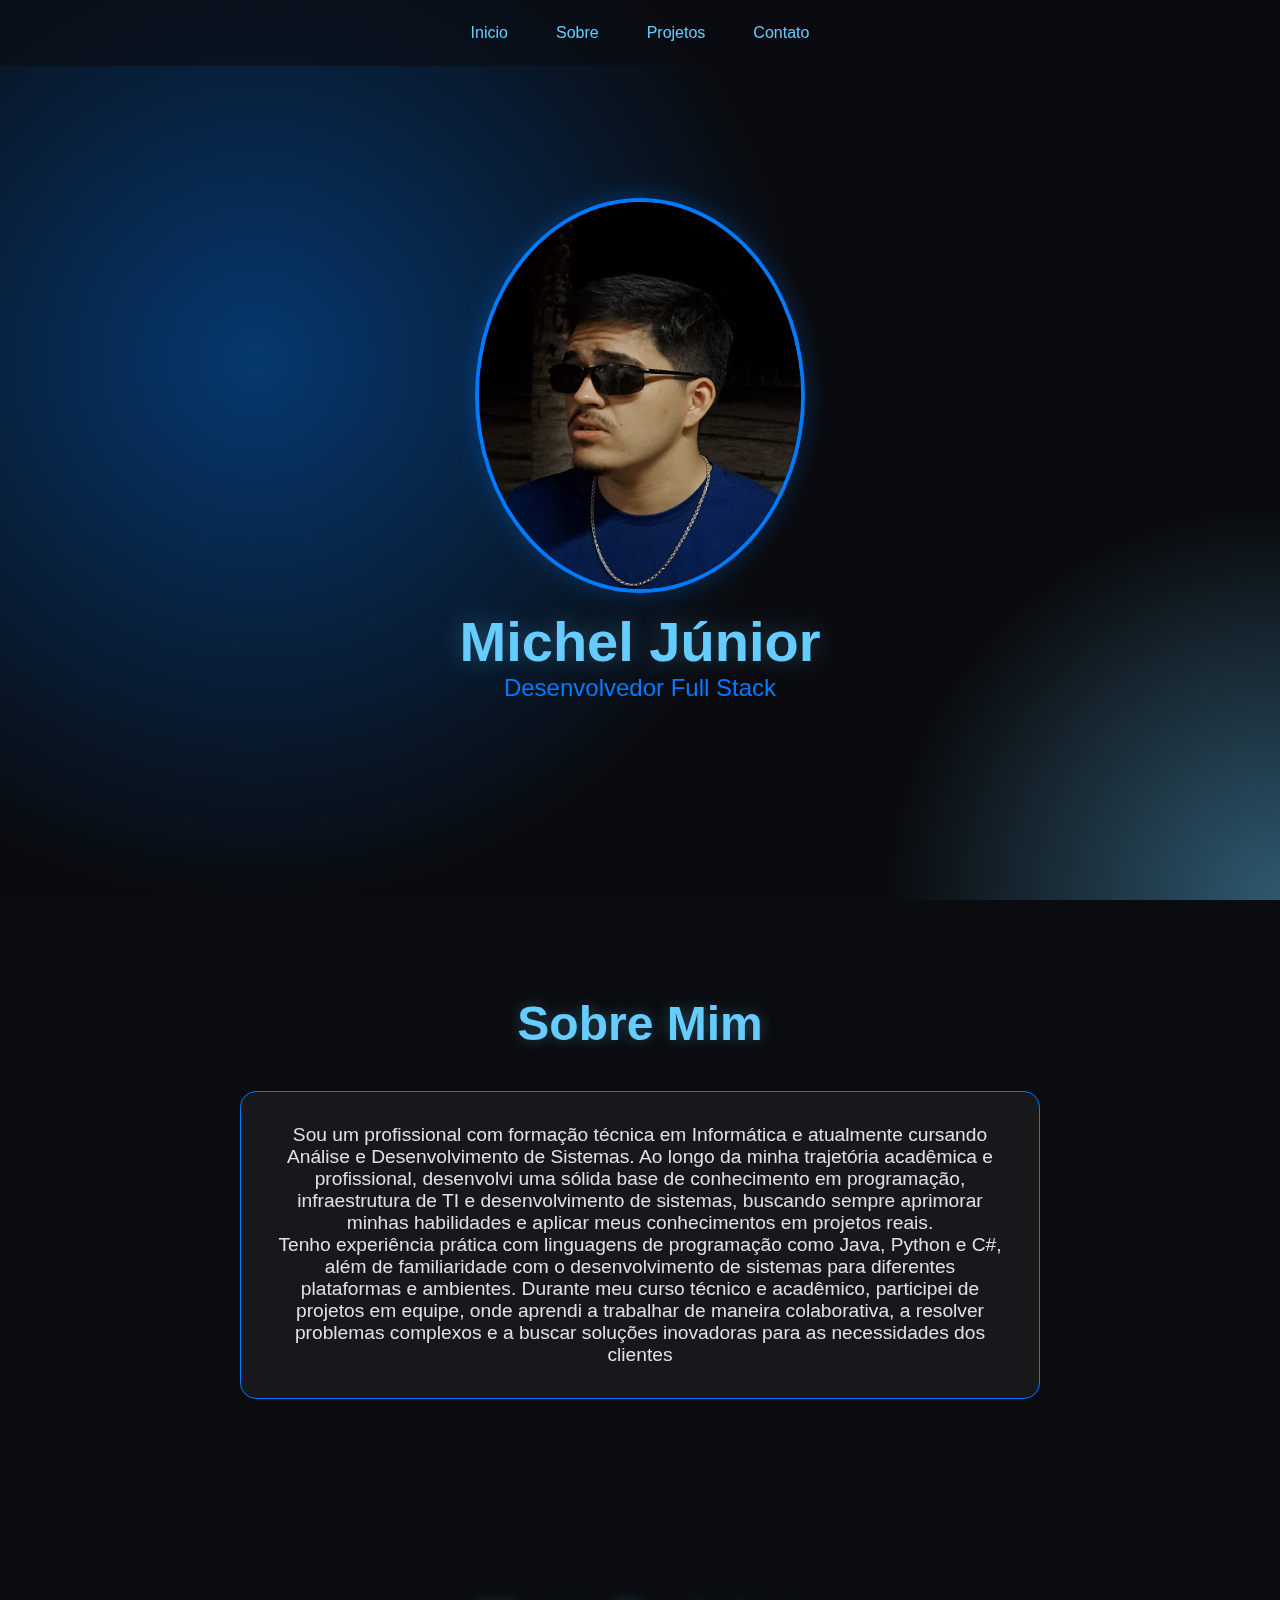
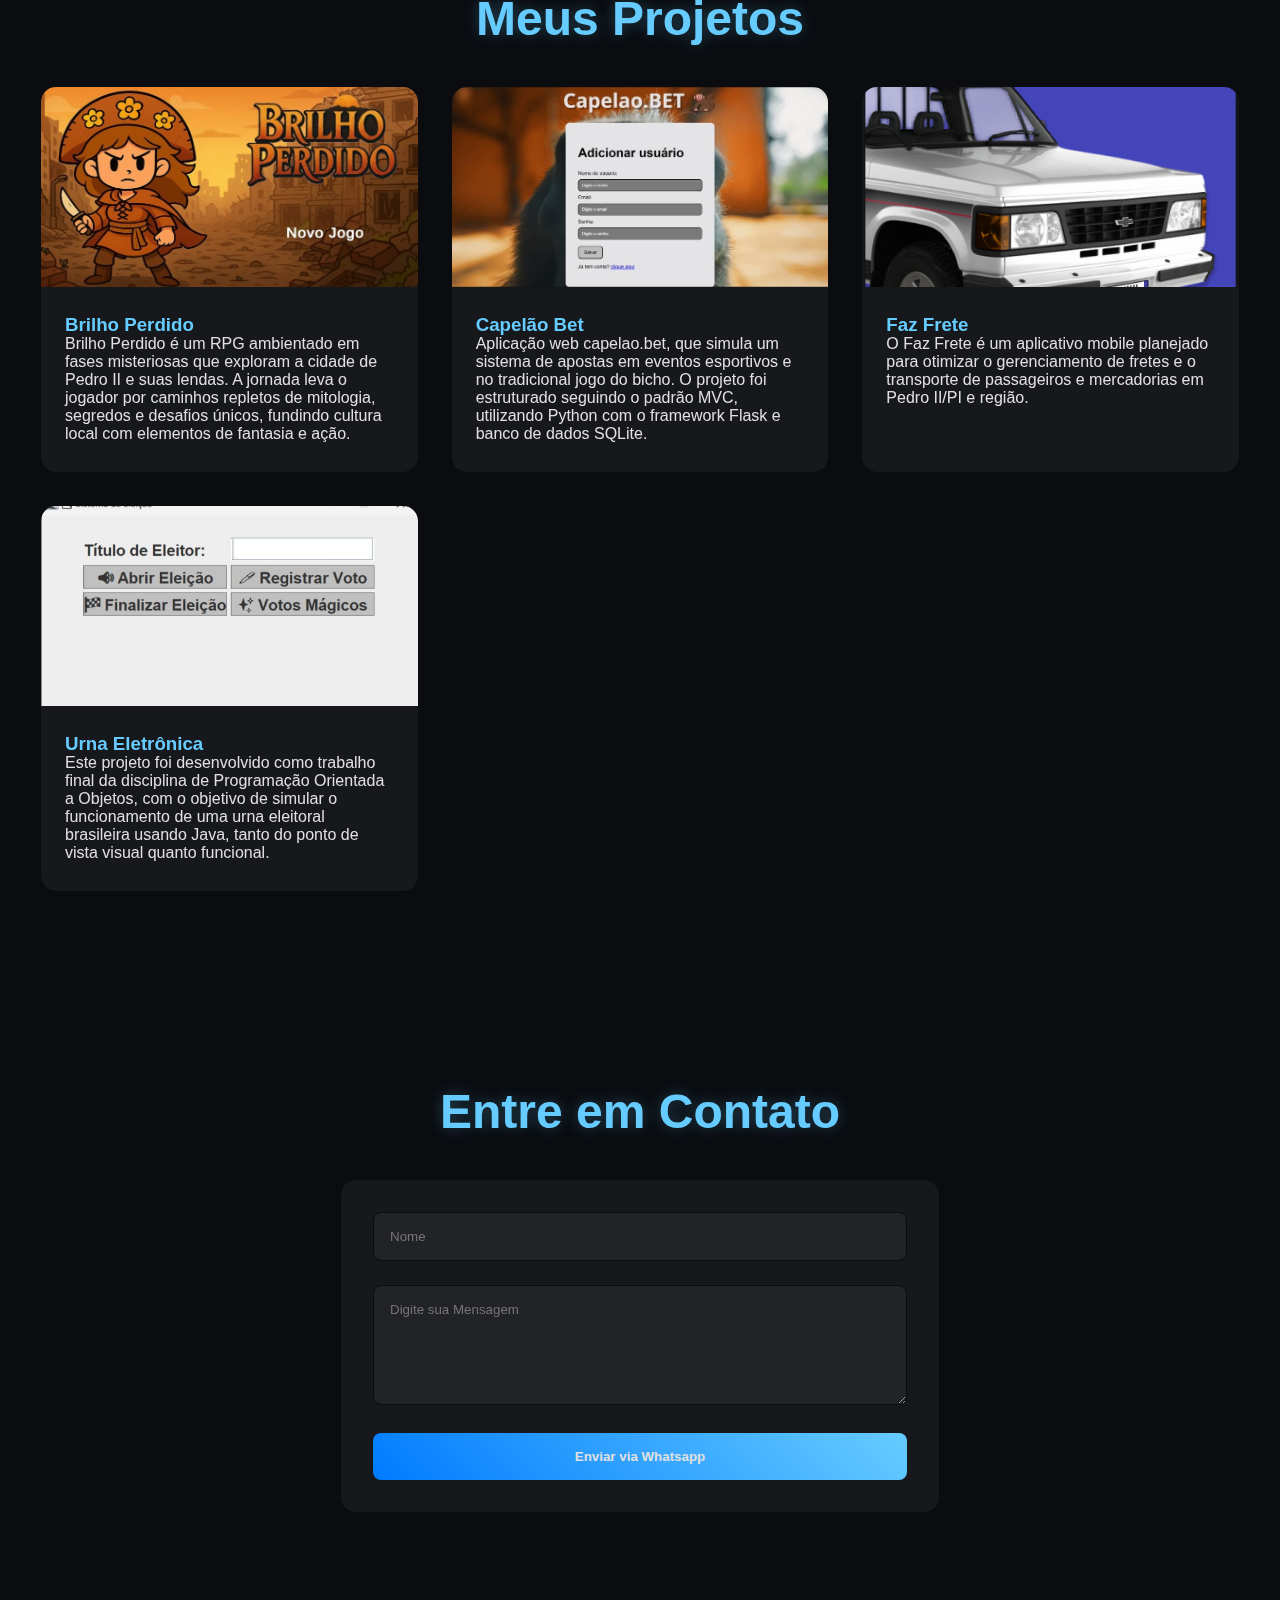
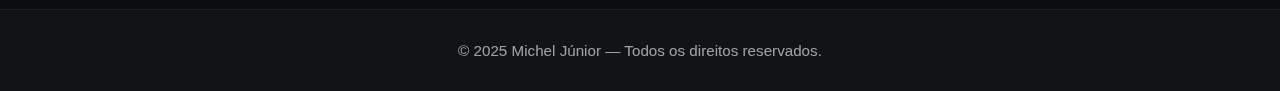
<file: index.html>
<!DOCTYPE html>
<html lang="pt">

<head>
    <meta charset="UTF-8">
    <meta name="viewport" content="width=device-width, initial-scale=1.0">
    <link rel="stylesheet" href="style.css">
    <link rel="icon" type="image/png" href="./assets/img/Favicon/Favicon.png">
    <title>Portfólio do Michel</title>
</head>

<body>

    <div class="particulas"></div>

    <nav class="navegacao">

        <ul class="menu">
            <li>
                <a href="#inicio" class="menu-link">Inicio</a>
            </li>

            <li>
                <a href="#sobre" class="menu-link">Sobre</a>
            </li>

            <li>
                <a href="#projetos" class="menu-link">Projetos</a>
            </li>

            <li>
                <a href="#contato" class="menu-link">Contato</a>
            </li>
        </ul>

    </nav>

    <main id="inicio" class="cabecalho">
        <img src="./assets/img/Foto-Pessoal/fotoMichel.jpeg" alt="Foto de Michel Júnior" class="foto-perfil">
        <h1>Michel Júnior</h1>
        <p class="cabecalho-subtitulo">Desenvolvedor Full Stack</p>

    </main>

    <section id="sobre" class="sobre">

        <h2 class="sobre-titulo">Sobre Mim</h2>
        <div class="sobre-div">
            <p class="sobre-texto">Sou um profissional com formação técnica em Informática e atualmente cursando Análise
                e Desenvolvimento de Sistemas. Ao longo da minha trajetória acadêmica e profissional, desenvolvi uma
                sólida base de conhecimento em programação, infraestrutura de TI e desenvolvimento de sistemas, buscando
                sempre aprimorar minhas habilidades e aplicar meus conhecimentos em projetos reais.</p>
            <p class="sobre-texto"> Tenho experiência prática com linguagens de programação como Java, Python e C#,
                além de familiaridade com o desenvolvimento de sistemas para diferentes plataformas e ambientes. Durante
                meu curso técnico e acadêmico, participei de projetos em equipe, onde aprendi a trabalhar de maneira
                colaborativa, a resolver problemas complexos e a buscar soluções inovadoras para as necessidades dos
                clientes</p>
        </div>

    </section>

    <section class="projeto" id="projetos">

        <h2 class="projeto-titulo">Meus Projetos</h2>
        <div class="projeto-div">

            <div class="projeto-card">
                <a href="./projetos/brilhoperdido/brilhoperdido.html">
                    <img src="./assets/img/Foto-Projetos/brilho perdido.jpeg" alt="Projeto 1" class="projeto-imagem">
                    <div class="projeto-div-textos">
                        <h3 class="info-projeto">Brilho Perdido</h3>
                </a>
                <p class="paragrafo-projeto">Brilho Perdido é um RPG ambientado em fases misteriosas que exploram a
                    cidade de Pedro II e suas lendas. A jornada leva o jogador por caminhos repletos de mitologia,
                    segredos e desafios únicos, fundindo cultura local com elementos de fantasia e ação.</p>
            </div>
        </div>

        <div class="projeto-card">
            <a href="./projetos/capelaobet/capelaobet.html">
                <img src="./assets/img/Foto-Projetos/capelaobet.jpeg" alt="Projeto 2" class="projeto-imagem">
                <div class="projeto-div-textos">
                    <h3 class="info-projeto">Capelão Bet</h3>
            </a>
            <p class="paragrafo-projeto">Aplicação web capelao.bet, que simula um sistema de apostas em eventos
                esportivos e no tradicional jogo do bicho. O projeto foi estruturado seguindo o padrão MVC,
                utilizando Python com o framework Flask e banco de dados SQLite.</p>
        </div>
        </div>

        <div class="projeto-card">
            <a href="./projetos/fazfrete/fazfrete.html">
            <img src="./assets/img/Foto-Projetos/fazfrete.png" alt="Projeto 3" class="projeto-imagem">
            <div class="projeto-div-textos">
                <h3 class="info-projeto">Faz Frete</h3></a>
                <p class="paragrafo-projeto">O Faz Frete é um aplicativo mobile planejado para otimizar o gerenciamento
                    de fretes e o transporte de passageiros e mercadorias em Pedro II/PI e região.</p>
            </div>
        </div>

        <div class="projeto-card">
            <a href="/projetos/urnaeleitoral/urna.html">
            <img src="./assets/img/Foto-Projetos/urna.jpeg" alt="Projeto 4" class="projeto-imagem">
            <div class="projeto-div-textos">
                <h3 class="info-projeto">Urna Eletrônica</h3>
                </a>
                <p class="paragrafo-projeto">Este projeto foi desenvolvido como trabalho final da disciplina de
                    Programação Orientada a Objetos, com o objetivo de simular o funcionamento de uma urna eleitoral
                    brasileira usando Java, tanto do ponto de vista visual quanto funcional.</p>
            </div>
        </div>

        </div>

    </section>

    <section class="contato" id="contato">

        <h2 class="contato-titulo">Entre em Contato</h2>
        <form action="" id="formulario" class="formulario-contato" onsubmit="enviarWhatsapp(event)">
            <div class="grupo-form">
                <input placeholder="Nome" class="campo-form" id="nome">
            </div>
            <div class="grupo-form">
                <textarea class="campo-form textarea" placeholder="Digite sua Mensagem" rows="6"
                    id="mensagem"></textarea>
            </div>

            <button type="submit" class="botao-form">Enviar via Whatsapp</button>
        </form>

    </section>

    <footer class="footer">
        <p>© 2025 Michel Júnior — Todos os direitos reservados.</p>
    </footer>

    <!-- JavaScrip -->
    <script>

        function enviarWhatsapp(event) {
            event.preventDefault()

            const nome = document.getElementById('nome').value;
            const mensagem = document.getElementById('mensagem').value;
            const telefone = '5586994958052'

            const texto = `Fala Michel! Me chamo ${nome}, ${mensagem}`
            const msgFormatada = encodeURIComponent(texto)

            const url = `https://wa.me/${telefone}/?text=${msgFormatada}`

            window.open(url, '_blank')
        }

    </script>
    
</body>
</html>
</file>
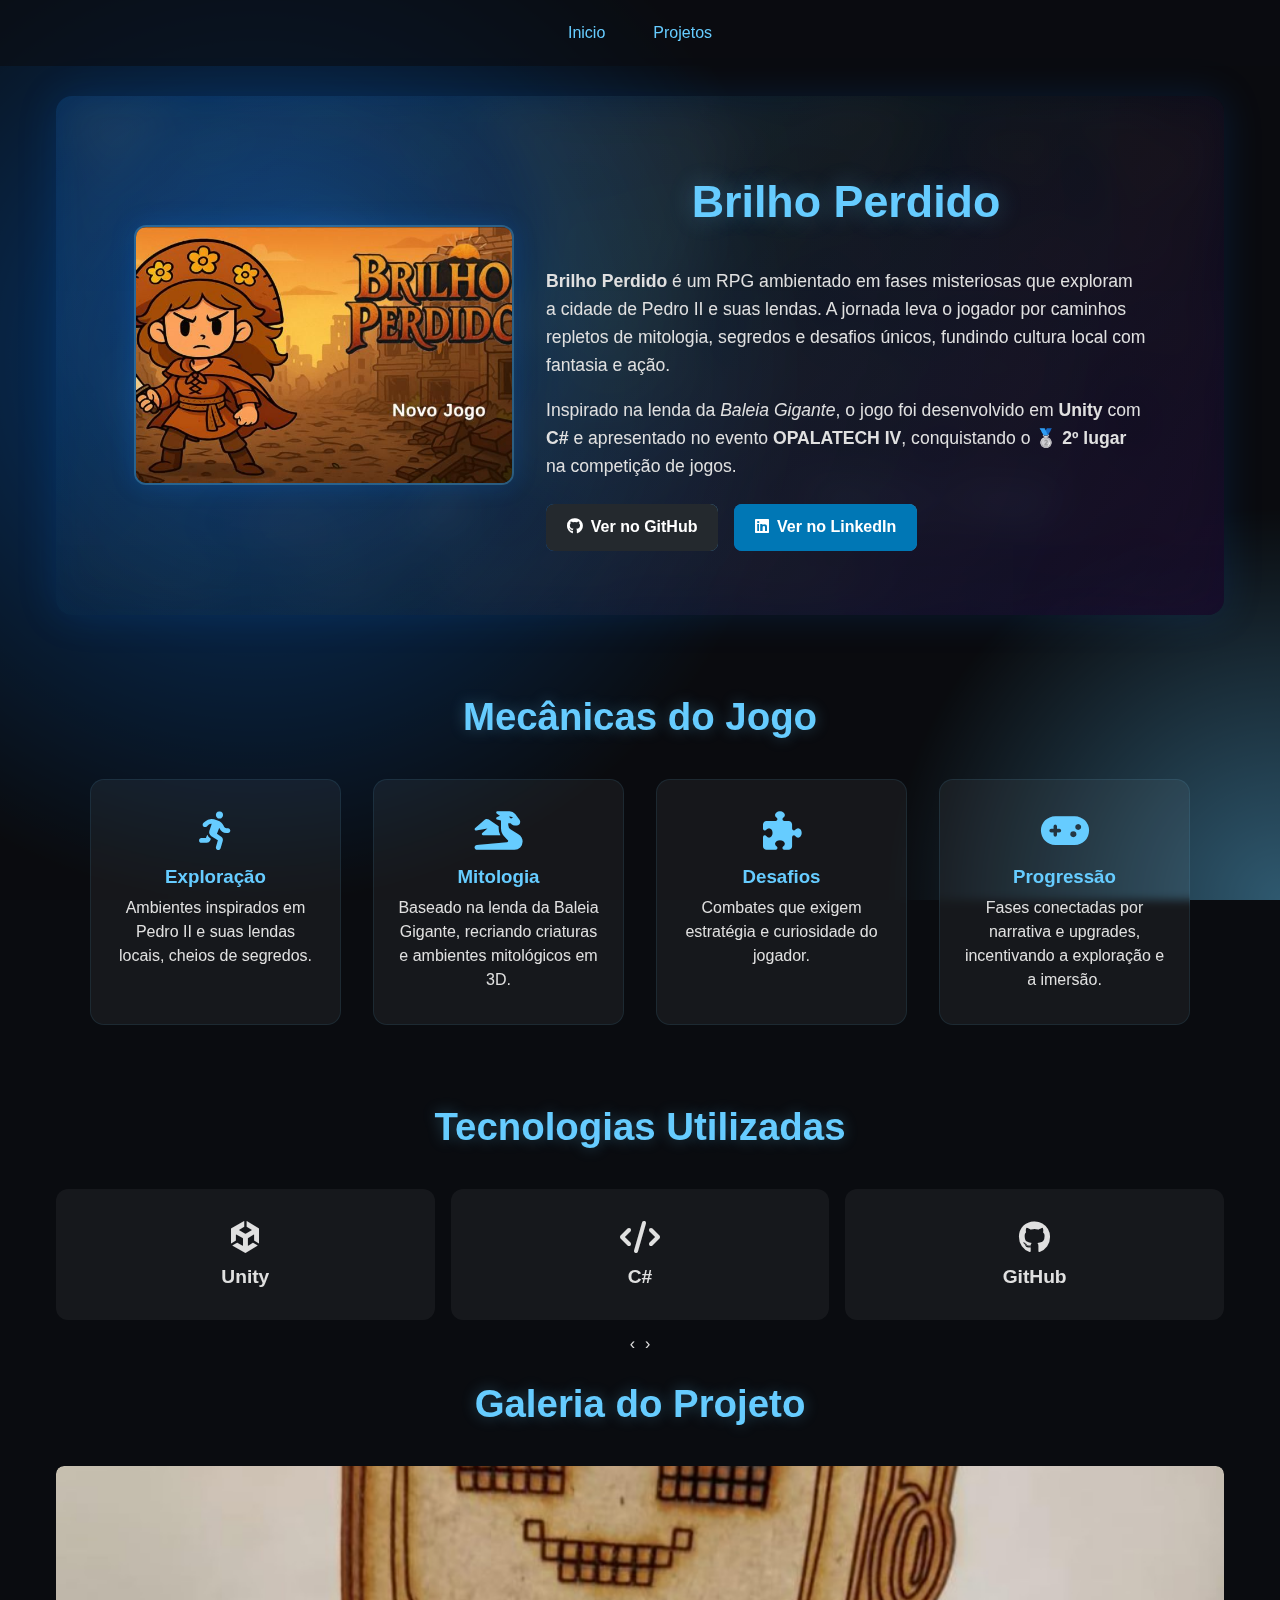
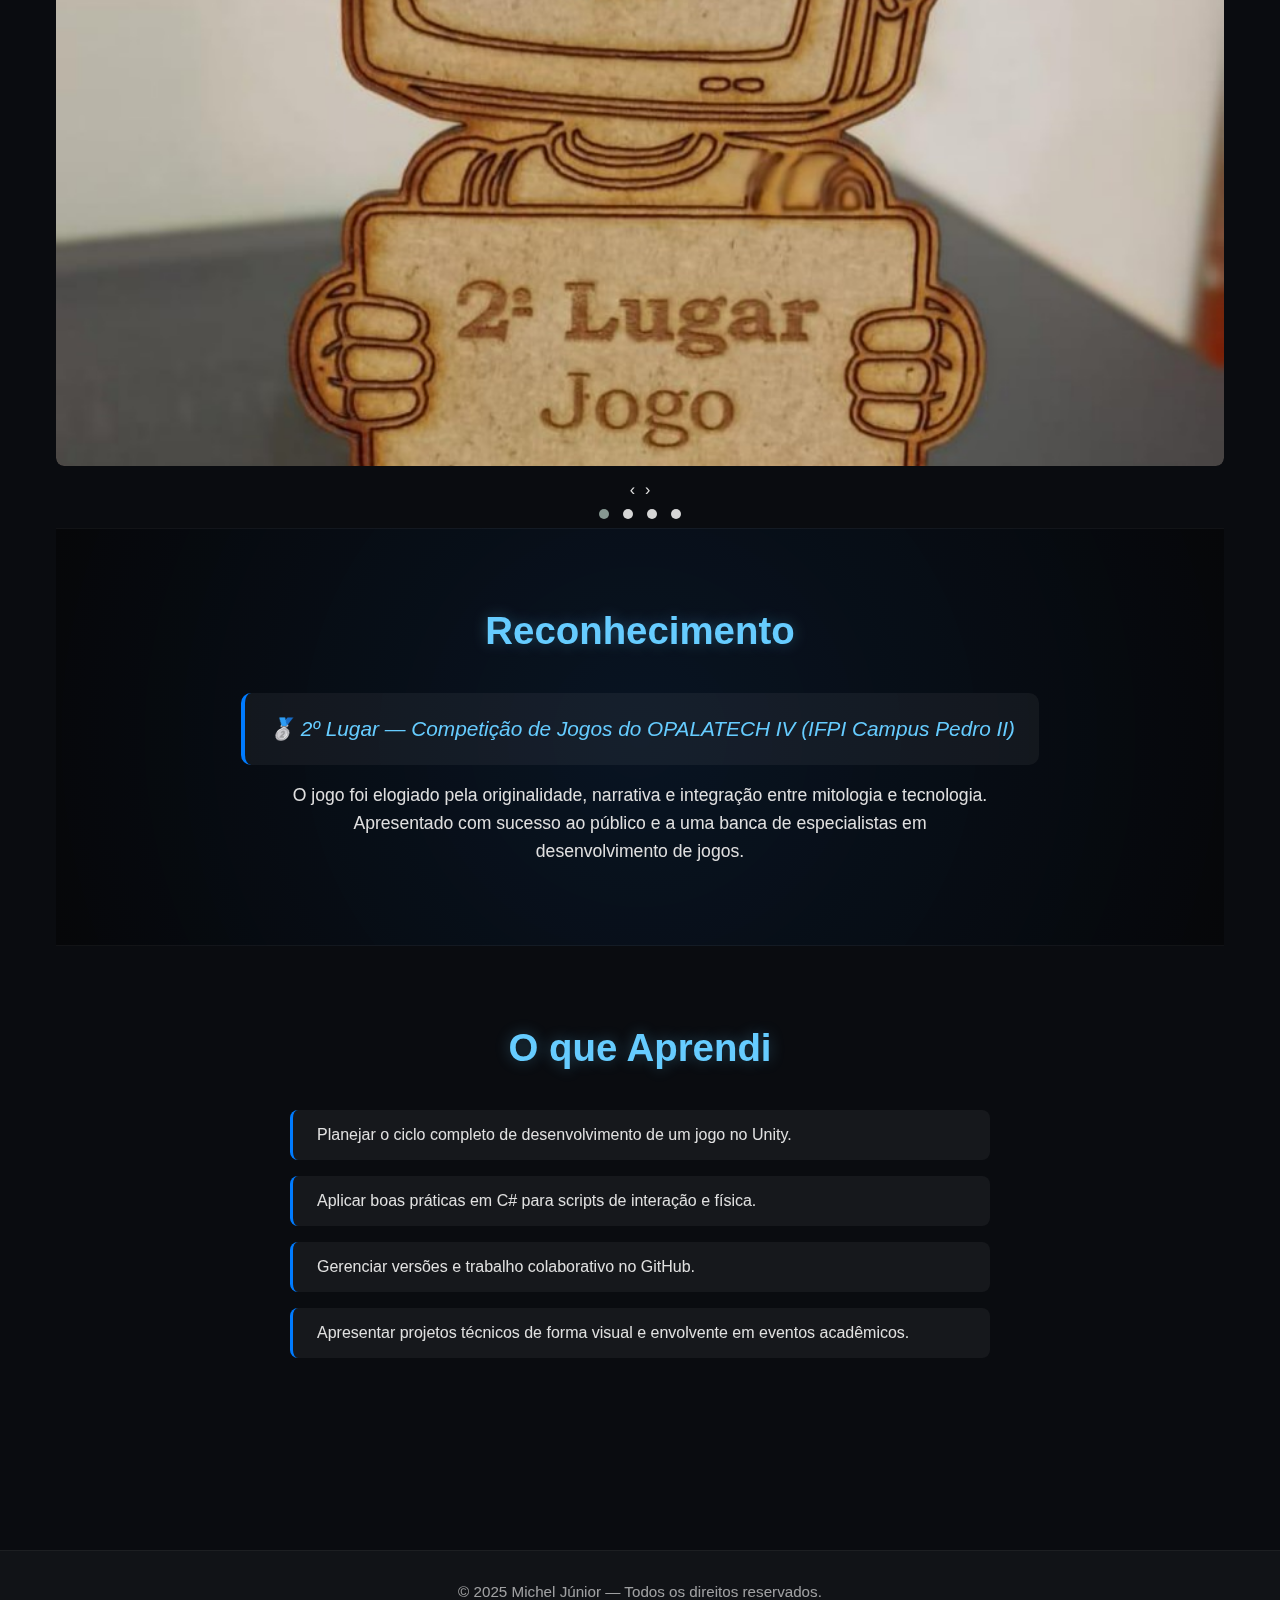
<file: projetos/brilhoperdido/index.html>
<!DOCTYPE html>
<html lang="pt-BR">

<head>
    <meta charset="utf-8" />
    <meta name="viewport" content="width=device-width,initial-scale=1" />
    <title>Brilho Perdido — Projetos</title>
    <link rel="icon" type="image/png" href="../../assets/img/Favicon/Favicon.png">

    <!-- CSS principal -->
    <link rel="stylesheet" href="../../style.css">

    <!-- CSS específico deste projeto -->
    <link rel="stylesheet" href="./style.css">

    <!-- Utilizando icons do Font Awesome -->
    <link rel="stylesheet" href="https://cdnjs.cloudflare.com/ajax/libs/font-awesome/6.6.0/css/all.min.css">

    <!-- CSS do Owl Carousel -->
    <link rel="stylesheet" href="https://cdnjs.cloudflare.com/ajax/libs/OwlCarousel2/2.3.4/assets/owl.carousel.min.css">
    <link rel="stylesheet"
        href="https://cdnjs.cloudflare.com/ajax/libs/OwlCarousel2/2.3.4/assets/owl.theme.default.min.css">

    <!-- JS do Owl Carousel -->
    <script src="https://cdnjs.cloudflare.com/ajax/libs/jquery/3.6.0/jquery.min.js"></script>
    <script src="https://cdnjs.cloudflare.com/ajax/libs/OwlCarousel2/2.3.4/owl.carousel.min.js"></script>
    <script>
        $(document).ready(function () {
            $("#gallery-carousel").owlCarousel({
                items: 1,
                loop: true,
                margin: 10,
                nav: true,
                dots: true
            });
        });
    </script>

</head>

<body>
    <div class="particulas"></div>

    <nav class="navegacao">

        <ul class="menu">
            <li>
                <a href="../../index.html" class="menu-link">Inicio</a>
            </li>

            <li>
                <a href="../../index.html#projetos" class="menu-link">Projetos</a>
            </li>

    </nav>

    <main>

        <div class="projeto-header">
            <div class="header-bg"></div>
            <img class="projeto-thumb" src="../../assets/img/Foto-Projetos/brilho perdido.jpeg" alt="Brilho Perdido">

            <div class="meta">
                <h1 class="projeto-titulo">Brilho Perdido</h1>
                <p class="projeto-sobre">
                    <strong>Brilho Perdido</strong> é um RPG ambientado em fases misteriosas que exploram a cidade de
                    Pedro II e suas lendas.
                    A jornada leva o jogador por caminhos repletos de mitologia, segredos e desafios únicos, fundindo
                    cultura local com fantasia e ação.
                </p>

                <p class="projeto-sobre">
                    Inspirado na lenda da <em>Baleia Gigante</em>, o jogo foi desenvolvido em <strong>Unity</strong> com
                    <strong>C#</strong>
                    e apresentado no evento <strong>OPALATECH IV</strong>, conquistando o 🥈 <strong>2º lugar</strong>
                    na competição de jogos.
                </p>

                <div class="btn-row">
                    <a class="btn github" href="https://github.com/MichasBaiano/Brilho-Perdido" target="_blank"
                        rel="noopener">
                        <i class="fa-brands fa-github"></i><span>Ver no GitHub</span>
                    </a>
                    <a class="btn linkedin"
                        href="https://www.linkedin.com/posts/devmichelferreira_hoje-compartilho-mais-um-projeto-desenvolvido-activity-7381422604517150720-M_rW"
                        target="_blank" rel="noopener">
                        <i class="fa-brands fa-linkedin"></i><span>Ver no LinkedIn</span>
                    </a>
                </div>
            </div>
        </div>

        <section class="mecanicas">
            <h2 class="secao-titulo">Mecânicas do Jogo</h2>
            <div class="mecanicas-grid">
                <div class="mecanica-card">
                    <i class="fa-solid fa-person-running"></i>
                    <h3>Exploração</h3>
                    <p>Ambientes inspirados em Pedro II e suas lendas locais, cheios de segredos.</p>
                </div>
                <div class="mecanica-card">
                    <i class="fa-solid fa-dragon"></i>
                    <h3>Mitologia</h3>
                    <p>Baseado na lenda da Baleia Gigante, recriando criaturas e ambientes mitológicos em 3D.</p>
                </div>
                <div class="mecanica-card">
                    <i class="fa-solid fa-puzzle-piece"></i>
                    <h3>Desafios</h3>
                    <p>Combates que exigem estratégia e curiosidade do jogador.</p>
                </div>
                <div class="mecanica-card">
                    <i class="fa-solid fa-gamepad"></i>
                    <h3>Progressão</h3>
                    <p>Fases conectadas por narrativa e upgrades, incentivando a exploração e a imersão.</p>
                </div>
            </div>
        </section>

        <section class="tecnologias">
            <h2 class="secao-titulo">Tecnologias Utilizadas</h2>
            <div class="owl-carousel owl-theme" id="skills-carousel">
                <div class="item tech-item">
                    <i class="fa-brands fa-unity"></i>
                    <strong>Unity</strong>
                </div>
                <div class="item tech-item">
                    <i class="fa-solid fa-code"></i>
                    <strong>C#</strong>
                </div>
                <div class="item tech-item">
                    <i class="fa-brands fa-github"></i>
                    <strong>GitHub</strong>
                </div>
                <div class="item tech-item">
                    <i class="fa-solid fa-music"></i>
                    <strong>FL Studio</strong>
                </div>
            </div>
        </section>

        <section class="galeria">
            <h2 class="secao-titulo">Galeria do Projeto</h2>
            <div class="owl-carousel owl-theme project-gallery" id="gallery-carousel">
                <div class="item">
                    <figure>
                        <img class="galeria-thumb" src="./imagens/premio.jpeg" alt="Imagem 1 do projeto"
                            data-full="./imagens/premio.jpeg">
                        <figcaption>Premiação do projeto</figcaption>
                    </figure>
                </div>

                <div class="item">
                    <figure>
                        <img class="galeria-thumb" src="./imagens/baleia.jpeg" alt="Imagem 2 do projeto"
                            data-full="./imagens/baleia.jpeg">
                        <figcaption>Arte da lenda da baleia na igreja de Pedro II</figcaption>
                    </figure>
                </div>

                <div class="item">
                    <figure>
                        <img class="galeria-thumb" src="./imagens/igrejadep2.jpeg" alt="Imagem 3 do projeto"
                            data-full="./imagens/igrejadep2.jpeg">
                        <figcaption>Igreja de Pedro II</figcaption>
                    </figure>
                </div>

                <div class="item">
                    <figure>
                        <img class="galeria-thumb" src="./imagens/creditos.jpeg" alt="Imagem 4 do projeto"
                            data-full="./imagens/creditos.jpeg">
                        <figcaption>Créditos finais</figcaption>
                    </figure>
                </div>
            </div>
        </section>

        <section class="premiacao">
            <h2 class="secao-titulo">Reconhecimento</h2>
            <blockquote class="premio">
                🥈 2º Lugar — Competição de Jogos do OPALATECH IV (IFPI Campus Pedro II)
            </blockquote>
            <p class="premio-texto">
                O jogo foi elogiado pela originalidade, narrativa e integração entre mitologia e tecnologia.
                Apresentado com sucesso ao público e a uma banca de especialistas em desenvolvimento de jogos.
            </p>
        </section>

        <section class="aprendizados">
            <h2 class="secao-titulo">O que Aprendi</h2>
            <ul class="lista-aprendizados">
                <li>Planejar o ciclo completo de desenvolvimento de um jogo no Unity.</li>
                <li>Aplicar boas práticas em C# para scripts de interação e física.</li>
                <li>Gerenciar versões e trabalho colaborativo no GitHub.</li>
                <li>Apresentar projetos técnicos de forma visual e envolvente em eventos acadêmicos.</li>
            </ul>
        </section>

    </main>

    <footer class="footer">
        <p>© 2025 Michel Júnior — Todos os direitos reservados.</p>
    </footer>

    <!-- Scripts -->
    <script src="https://code.jquery.com/jquery-3.6.0.min.js"></script>
    <script src="https://cdnjs.cloudflare.com/ajax/libs/OwlCarousel2/2.3.4/owl.carousel.min.js"></script>

    <script>
        $(document).ready(function () {
            $('#skills-carousel').owlCarousel({
                loop: true,
                margin: 16,
                nav: true,
                dots: false,
                responsive: {
                    0: { items: 1 },
                    600: { items: 2 },
                    1000: { items: 3 }
                }
            });

            const input = document.getElementById('fileInput');
            const previews = document.getElementById('previews');

            input.addEventListener('change', (ev) => {
                previews.innerHTML = '';
                Array.from(ev.target.files).forEach(file => {
                    if (file.type.startsWith('image/')) {
                        const fr = new FileReader();
                        fr.onload = () => {
                            const img = document.createElement('img');
                            img.src = fr.result;
                            img.className = 'thumb-preview';
                            previews.appendChild(img);
                        };
                        fr.readAsDataURL(file);
                    } else {
                        const div = document.createElement('div');
                        div.textContent = file.name;
                        div.style.padding = '.5rem';
                        div.style.border = '1px solid rgba(255,255,255,0.06)';
                        div.style.borderRadius = '6px';
                        previews.appendChild(div);
                    }
                });
            });
        });
    </script>

    <!-- Script para abrir as imagens maior -->
    <script>
        document.addEventListener("DOMContentLoaded", () => {
            const modal = document.getElementById("imageModal");
            const modalImg = document.getElementById("modalImg");
            const captionText = document.getElementById("caption");
            const closeBtn = document.querySelector(".close");

            document.querySelectorAll(".galeria-thumb").forEach(img => {
                let mouseDownX = 0;
                let mouseDownY = 0;
                let dragged = false;

                img.addEventListener("mousedown", e => {
                    mouseDownX = e.clientX;
                    mouseDownY = e.clientY;
                    dragged = false;
                });

                img.addEventListener("mousemove", e => {
                    if (Math.abs(e.clientX - mouseDownX) > 5 || Math.abs(e.clientY - mouseDownY) > 5) {
                        dragged = true;
                    }
                });

                img.addEventListener("mouseup", () => {
                    if (!dragged) {
                        modal.style.display = "block";
                        modalImg.src = img.dataset.full;
                        captionText.innerText = img.nextElementSibling?.innerText || img.alt;

                        modalImg.style.animation = "none";
                        void modalImg.offsetWidth;
                        modalImg.style.animation = "zoomIn 0.4s ease forwards";
                    }
                });
            });

            closeBtn.addEventListener("click", () => {
                modal.style.display = "none";
            });

            modal.addEventListener("click", (e) => {
                if (e.target === modal) modal.style.display = "none";
            });
        });
    </script>

    <div id="imageModal" class="modal">
        <span class="close">&times;</span>
        <img class="modal-content" id="modalImg">
        <div id="caption"></div>
    </div>
</body>

</html>
</file>
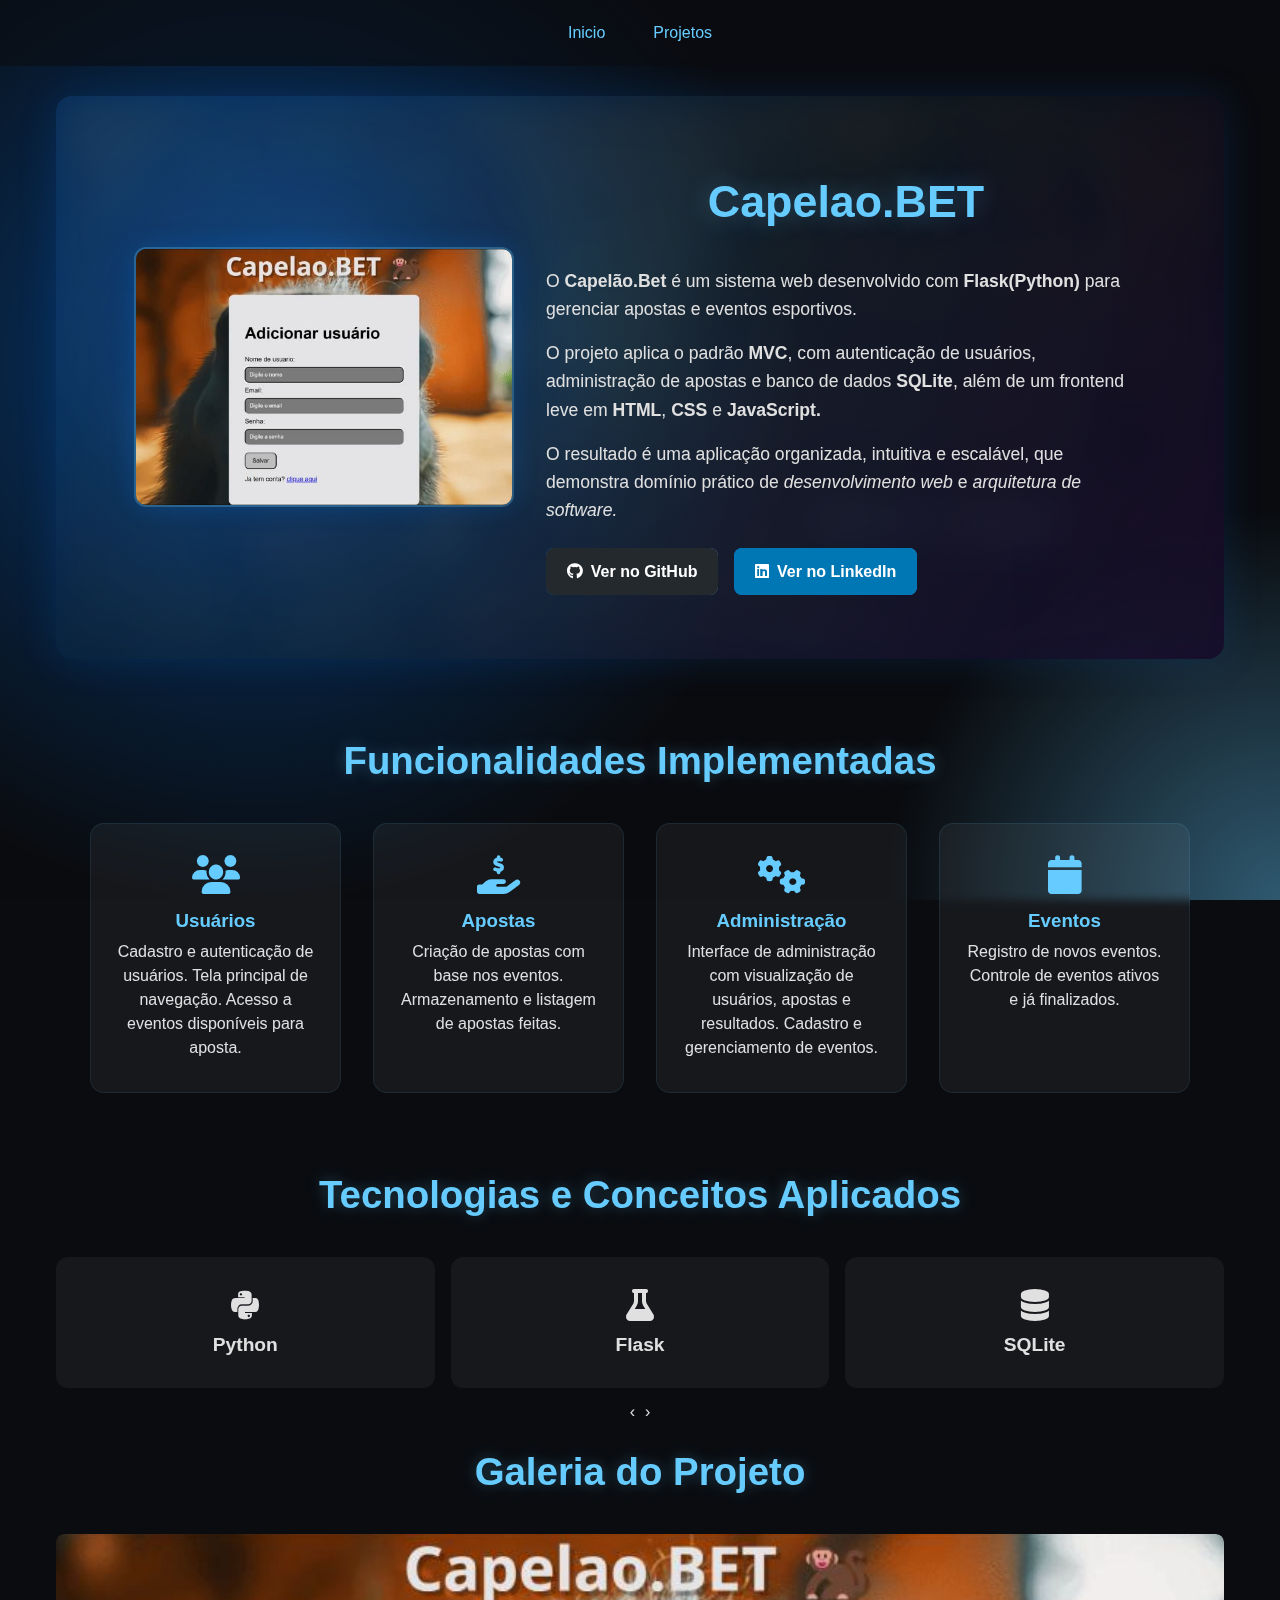
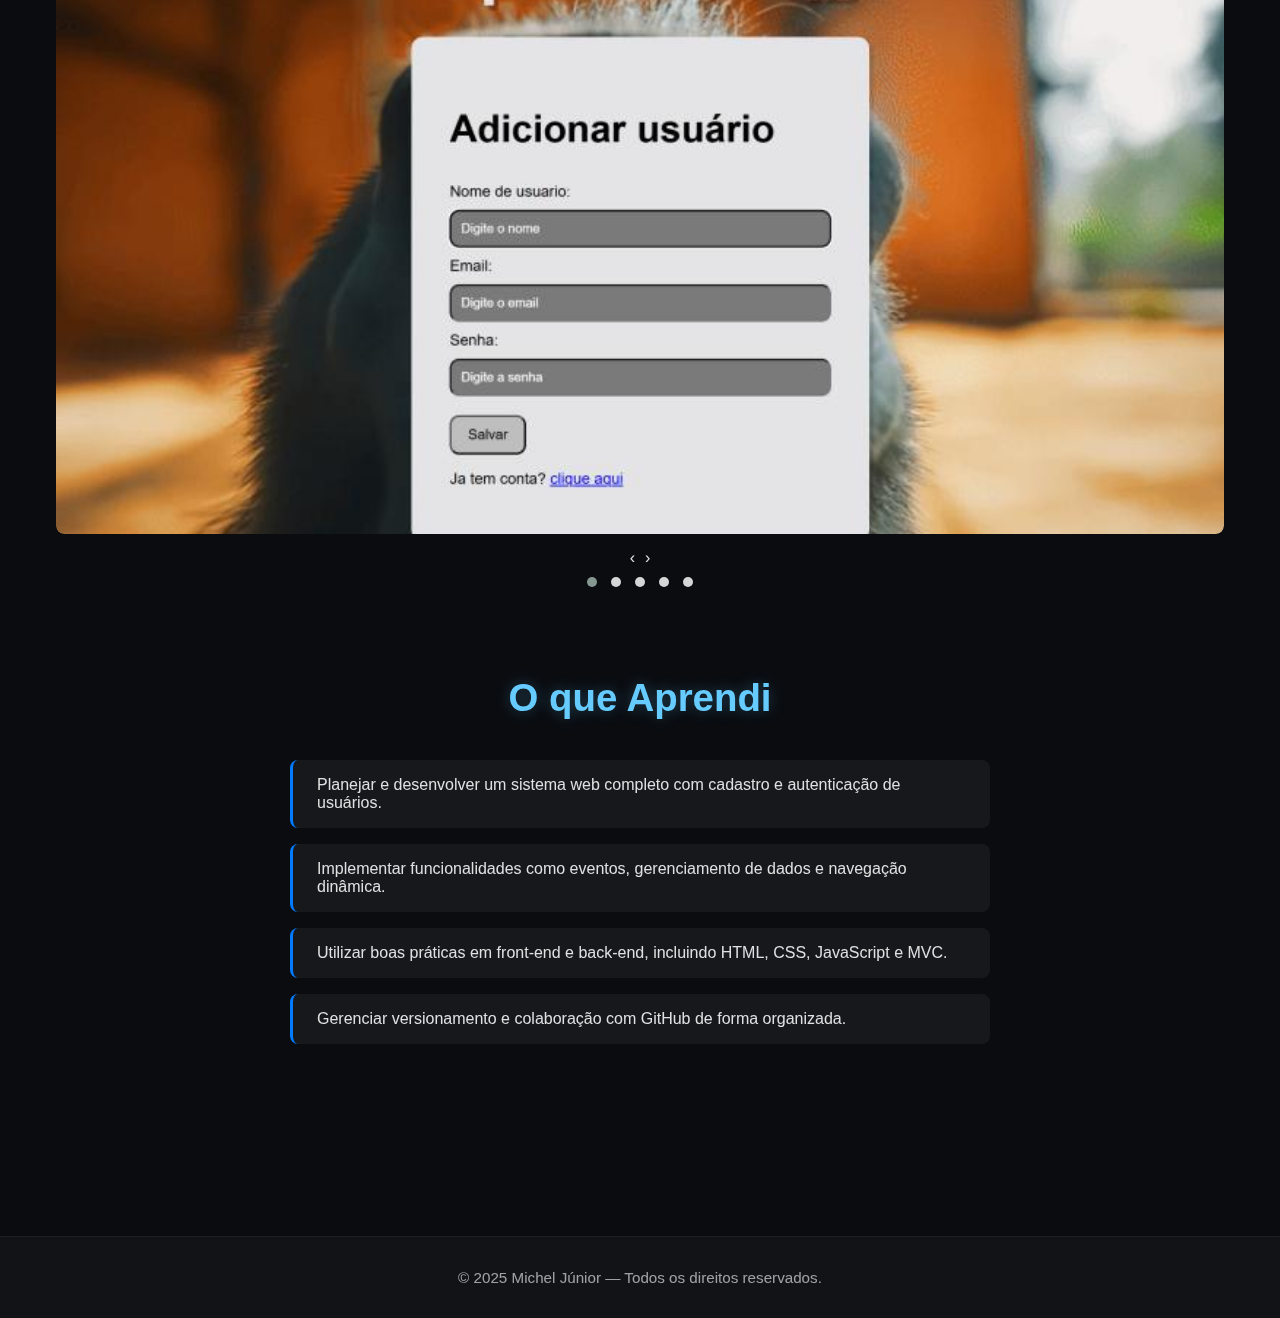
<file: projetos/capelaobet/index.html>
<!DOCTYPE html>
<html lang="pt-BR">

<head>
    <meta charset="utf-8" />
    <meta name="viewport" content="width=device-width,initial-scale=1" />
    <title>Capelao.BET — Projetos</title>
    <link rel="icon" type="image/png" href="../../assets/img/Favicon/Favicon.png">

    <!-- CSS principal -->
    <link rel="stylesheet" href="../../style.css">

    <!-- CSS específico deste projeto -->
    <link rel="stylesheet" href="./style.css">

    <!-- Utilizando icons do Font Awesome -->
    <link rel="stylesheet" href="https://cdnjs.cloudflare.com/ajax/libs/font-awesome/6.6.0/css/all.min.css">

    <!-- CSS do Owl Carousel -->
    <link rel="stylesheet" href="https://cdnjs.cloudflare.com/ajax/libs/OwlCarousel2/2.3.4/assets/owl.carousel.min.css">
    <link rel="stylesheet"
        href="https://cdnjs.cloudflare.com/ajax/libs/OwlCarousel2/2.3.4/assets/owl.theme.default.min.css">

    <!-- JS do Owl Carousel -->
    <script src="https://cdnjs.cloudflare.com/ajax/libs/jquery/3.6.0/jquery.min.js"></script>
    <script src="https://cdnjs.cloudflare.com/ajax/libs/OwlCarousel2/2.3.4/owl.carousel.min.js"></script>
    <script>
        $(document).ready(function () {
            $("#gallery-carousel").owlCarousel({
                items: 1,
                loop: true,
                margin: 10,
                nav: true,
                dots: true
            });
        });
    </script>

</head>

<body>
    <div class="particulas"></div>

    <nav class="navegacao">

        <ul class="menu">
            <li>
                <a href="../../index.html" class="menu-link">Inicio</a>
            </li>

            <li>
                <a href="../../index.html#projetos" class="menu-link">Projetos</a>
            </li>

    </nav>

    <main>

        <div class="projeto-header">
            <div class="header-bg"></div>
            <img class="projeto-thumb" src="../../assets/img/Foto-Projetos/capelaobet.jpeg" alt="Capelao.BET">

            <div class="meta">
                <h1 class="projeto-titulo">Capelao.BET</h1>
                <p class="projeto-sobre">O <strong>Capelão.Bet</strong> é um sistema web desenvolvido com <strong>Flask(Python)</strong> para gerenciar apostas e eventos esportivos.</p>

                <p class="projeto-sobre">O projeto aplica o padrão <strong>MVC</strong>, com autenticação de usuários,
                    administração de apostas e banco de dados <strong>SQLite</strong>, além de um frontend leve em
                    <strong>HTML</strong>, <strong>CSS</strong> e <strong>JavaScript.</strong></p>

                <p class="projeto-sobre">O resultado é uma aplicação organizada, intuitiva e escalável, que demonstra
                    domínio prático de <i>desenvolvimento web</i> e <i>arquitetura de software.</i></p>

                <div class="btn-row">
                    <a class="btn github" href="https://github.com/sidnasc/capelao.bet" target="_blank" rel="noopener">
                        <i class="fa-brands fa-github"></i><span>Ver no GitHub</span>
                    </a>
                    <a class="btn linkedin"
                        href="https://www.linkedin.com/posts/devmichelferreira_hoje-trago-mais-um-projeto-desenvolvido-activity-7379153991454130177-mvbo?utm_source=share&utm_medium=member_desktop&rcm=ACoAAFTuLuUBBLovr77J_BpDqwxXk8ww0gKe5-s"
                        target="_blank" rel="noopener">
                        <i class="fa-brands fa-linkedin"></i><span>Ver no LinkedIn</span>
                    </a>
                </div>
            </div>
        </div>

        <section class="funcionalidades">
            <h2 class="secao-titulo">Funcionalidades Implementadas</h2>
            <div class="funcionalidades-grid">
                <div class="funcionalidades-card">
                    <i class="fa-solid fa-users"></i>
                    <h3>Usuários</h3>
                    <p>Cadastro e autenticação de usuários. Tela principal de navegação. Acesso a eventos disponíveis
                        para aposta.</p>
                </div>
                <div class="funcionalidades-card">
                    <i class="fa-solid fa-hand-holding-dollar"></i>
                    <h3>Apostas</h3>
                    <p>Criação de apostas com base nos eventos. Armazenamento e listagem de apostas feitas.</p>
                </div>
                <div class="funcionalidades-card">
                    <i class="fa-solid fa-cogs"></i>
                    <h3>Administração</h3>
                    <p>Interface de administração com visualização de usuários, apostas e resultados. Cadastro e
                        gerenciamento de eventos.</p>
                </div>
                <div class="funcionalidades-card">
                    <i class="fa-solid fa-calendar"></i>
                    <h3>Eventos</h3>
                    <p>Registro de novos eventos. Controle de eventos ativos e já finalizados.</p>
                </div>
            </div>
        </section>

        <section class="tecnologias">
            <h2 class="secao-titulo">Tecnologias e Conceitos Aplicados</h2>
            <div class="owl-carousel owl-theme" id="skills-carousel">
                <div class="item tech-item">
                    <i class="fa-brands fa-python"></i>
                    <strong>Python</strong>
                </div>
                <div class="item tech-item">
                    <i class="fa-solid fa-flask"></i>
                    <strong>Flask</strong>
                </div>
                <div class="item tech-item">
                    <i class="fa-solid fa-database"></i>
                    <strong>SQLite</strong>
                </div>
                <div class="item tech-item">
                    <i class="fa-brands fa-github"></i>
                    <strong>GitHub</strong>
                </div>
                <div class="item tech-item">
                    <i class="fa-solid fa-diagram-project"></i>
                    <strong>MVC</strong>
                </div>
        </section>

        <section class="galeria">
            <h2 class="secao-titulo">Galeria do Projeto</h2>
            <div class="owl-carousel owl-theme project-gallery" id="gallery-carousel">
                <div class="item">
                    <figure>
                        <img class="galeria-thumb" src="./imagens/teladecadastro.png" alt="Imagem 1 do projeto"
                            data-full="./imagens/teladecadastro.png">
                        <figcaption>Tela de Cadastro</figcaption>
                    </figure>
                </div>

                <div class="item">
                    <figure>
                        <img class="galeria-thumb" src="./imagens/teladelogin.png" alt="Imagem 2 do projeto"
                            data-full="./imagens/teladelogin.png">
                        <figcaption>Tela de Login</figcaption>
                    </figure>
                </div>

                <div class="item">
                    <figure>
                        <img class="galeria-thumb" src="./imagens/telaadmin.png" alt="Imagem 3 do projeto"
                            data-full="./imagens/telaadmin.png">
                        <figcaption>Tela do Admin</figcaption>
                    </figure>
                </div>

                <div class="item">
                    <figure>
                        <img class="galeria-thumb" src="./imagens/telainicial.png" alt="Imagem 4 do projeto"
                            data-full="./imagens/telainicial.png">
                        <figcaption>Tela inicial do Usuário comum</figcaption>
                    </figure>
                </div>

                <div class="item">
                    <figure>
                        <img class="galeria-thumb" src="./imagens/jogodobixo.png" alt="Imagem 5 do projeto"
                            data-full="./imagens/jogodobixo.png">
                        <figcaption>Jogo do Bixo</figcaption>
                    </figure>
                </div>
            </div>
        </section>

        <section class="aprendizados">
            <h2 class="secao-titulo">O que Aprendi</h2>
            <ul class="lista-aprendizados">
                <li>Planejar e desenvolver um sistema web completo com cadastro e autenticação de usuários.</li>
                <li>Implementar funcionalidades como eventos, gerenciamento de dados e navegação dinâmica.</li>
                <li>Utilizar boas práticas em front-end e back-end, incluindo HTML, CSS, JavaScript e MVC.</li>
                <li>Gerenciar versionamento e colaboração com GitHub de forma organizada.</li>
            </ul>
        </section>

    </main>

    <footer class="footer">
        <p>© 2025 Michel Júnior — Todos os direitos reservados.</p>
    </footer>

    <!-- Scripts -->
    <script src="https://code.jquery.com/jquery-3.6.0.min.js"></script>
    <script src="https://cdnjs.cloudflare.com/ajax/libs/OwlCarousel2/2.3.4/owl.carousel.min.js"></script>

    <script>
        $(document).ready(function () {
            $('#skills-carousel').owlCarousel({
                loop: true,
                margin: 16,
                nav: true,
                dots: false,
                responsive: {
                    0: { items: 1 },
                    600: { items: 2 },
                    1000: { items: 3 }
                }
            });

            const input = document.getElementById('fileInput');
            const previews = document.getElementById('previews');

            input.addEventListener('change', (ev) => {
                previews.innerHTML = '';
                Array.from(ev.target.files).forEach(file => {
                    if (file.type.startsWith('image/')) {
                        const fr = new FileReader();
                        fr.onload = () => {
                            const img = document.createElement('img');
                            img.src = fr.result;
                            img.className = 'thumb-preview';
                            previews.appendChild(img);
                        };
                        fr.readAsDataURL(file);
                    } else {
                        const div = document.createElement('div');
                        div.textContent = file.name;
                        div.style.padding = '.5rem';
                        div.style.border = '1px solid rgba(255,255,255,0.06)';
                        div.style.borderRadius = '6px';
                        previews.appendChild(div);
                    }
                });
            });
        });
    </script>

    <!-- Script para abrir as imagens maior -->
    <script>
        document.addEventListener("DOMContentLoaded", () => {
            const modal = document.getElementById("imageModal");
            const modalImg = document.getElementById("modalImg");
            const captionText = document.getElementById("caption");
            const closeBtn = document.querySelector(".close");

            document.querySelectorAll(".galeria-thumb").forEach(img => {
                let mouseDownX = 0;
                let mouseDownY = 0;
                let dragged = false;

                img.addEventListener("mousedown", e => {
                    mouseDownX = e.clientX;
                    mouseDownY = e.clientY;
                    dragged = false;
                });

                img.addEventListener("mousemove", e => {
                    if (Math.abs(e.clientX - mouseDownX) > 5 || Math.abs(e.clientY - mouseDownY) > 5) {
                        dragged = true;
                    }
                });

                img.addEventListener("mouseup", () => {
                    if (!dragged) {
                        modal.style.display = "block";
                        modalImg.src = img.dataset.full;
                        captionText.innerText = img.nextElementSibling?.innerText || img.alt;

                        modalImg.style.animation = "none";
                        void modalImg.offsetWidth;
                        modalImg.style.animation = "zoomIn 0.4s ease forwards";
                    }
                });
            });

            closeBtn.addEventListener("click", () => {
                modal.style.display = "none";
            });

            modal.addEventListener("click", (e) => {
                if (e.target === modal) modal.style.display = "none";
            });
        });
    </script>

    <div id="imageModal" class="modal">
        <span class="close">&times;</span>
        <img class="modal-content" id="modalImg">
        <div id="caption"></div>
    </div>
</body>

</html>
</file>
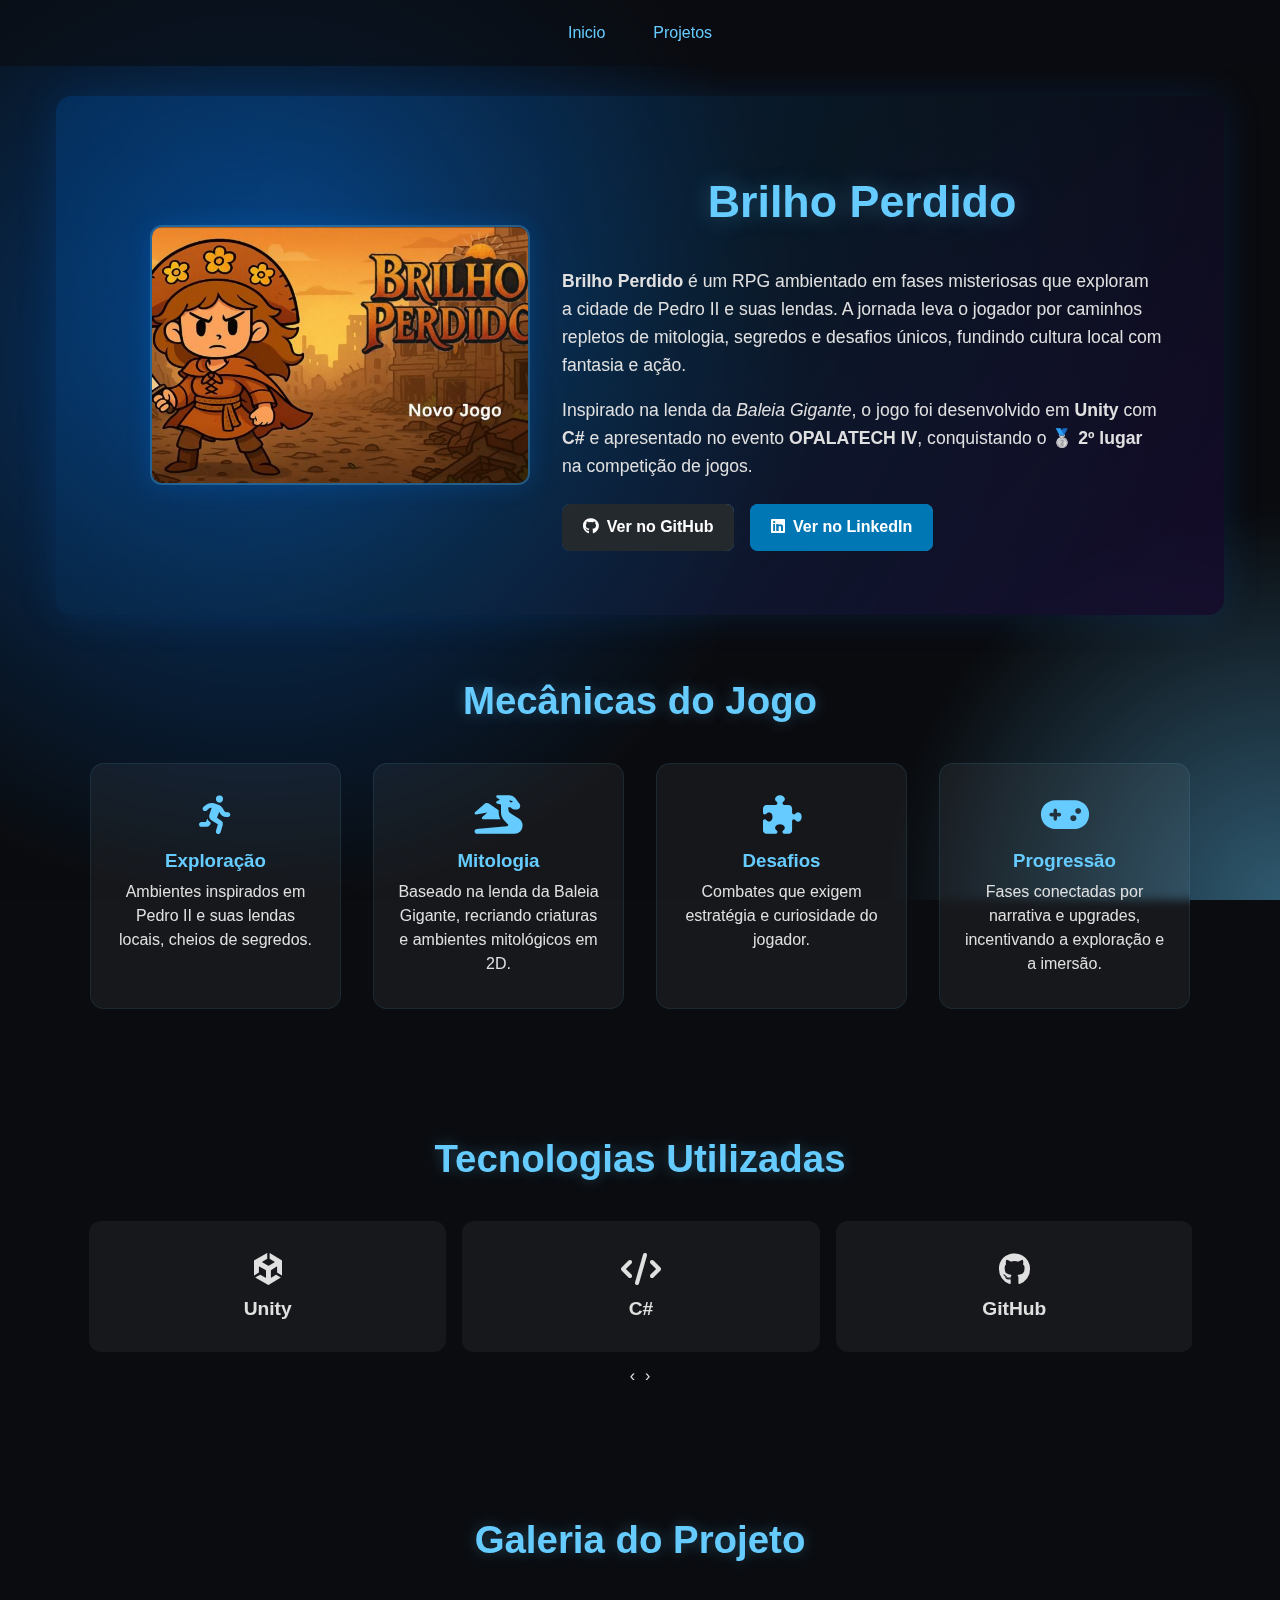
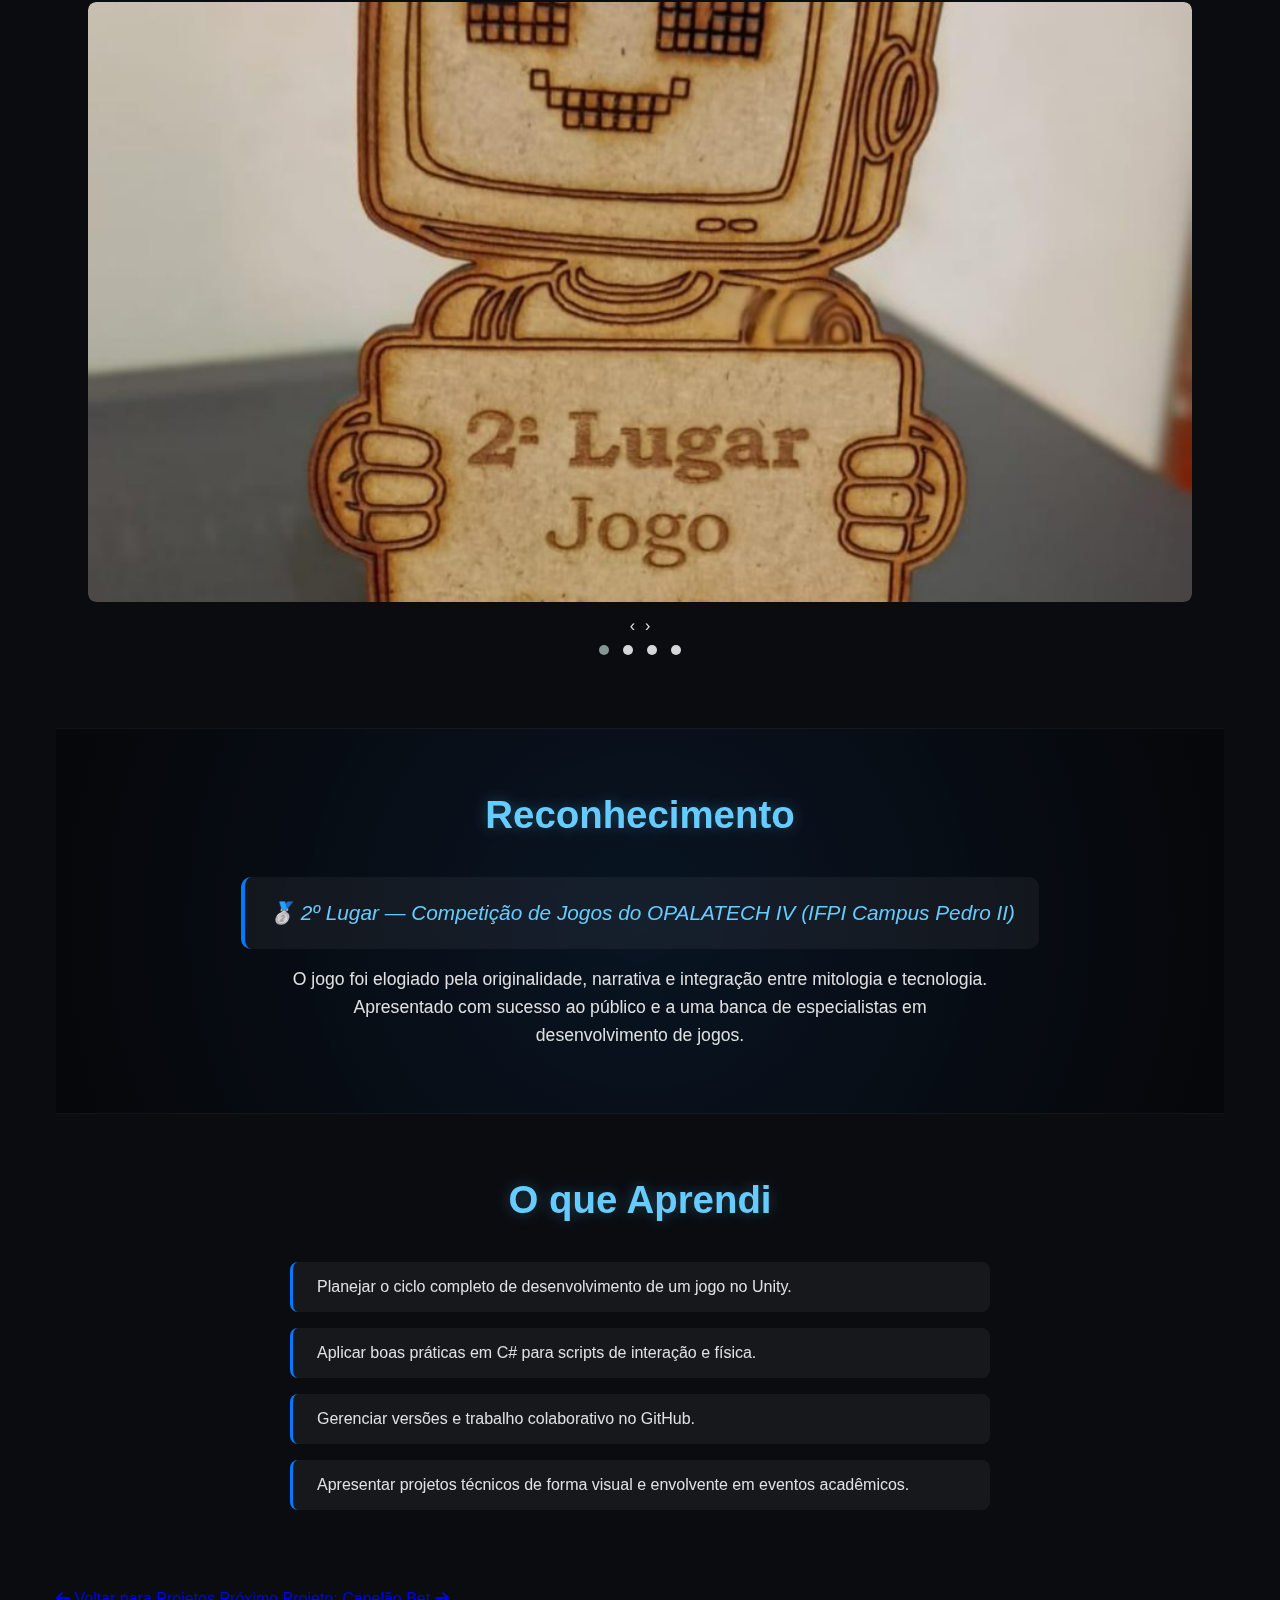
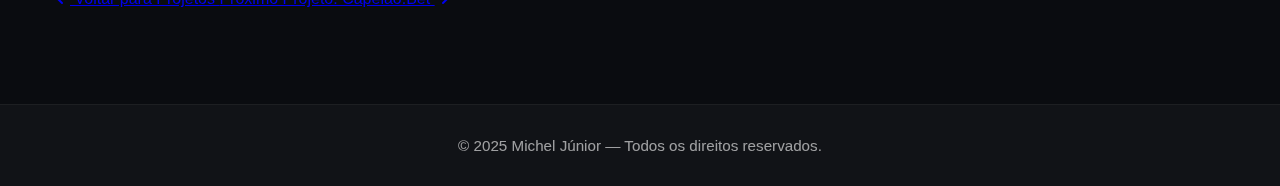
<file: projetos/brilhoperdido/brilhoperdido.html>
<!DOCTYPE html>
<html lang="pt-BR">

<head>
    <meta charset="utf-8" />
    <meta name="viewport" content="width=device-width,initial-scale=1" />
    <title>Brilho Perdido — Projetos</title>
    <link rel="icon" type="image/png" href="../../assets/img/Favicon/Favicon.png">

    <!-- CSS principal -->
    <link rel="stylesheet" href="../../style.css">
    <link rel="stylesheet" href="../../projeto-template.css">

    <!-- Utilizando icons do Font Awesome -->
    <link rel="stylesheet" href="https://cdnjs.cloudflare.com/ajax/libs/font-awesome/6.6.0/css/all.min.css">

    <!-- CSS do Owl Carousel -->
    <link rel="stylesheet" href="https://cdnjs.cloudflare.com/ajax/libs/OwlCarousel2/2.3.4/assets/owl.carousel.min.css">
    <link rel="stylesheet" href="https://cdnjs.cloudflare.com/ajax/libs/OwlCarousel2/2.3.4/assets/owl.theme.default.min.css">

    <!-- Meta para compartilhar -->
    <meta name="description" content="Conheça o Brilho Perdido, um RPG em Unity/C# inspirado em lendas locais e premiado no OPALATECH IV.">
    
    <meta property="og:title" content="Projeto: Brilho Perdido (Unity/C#)">
    <meta property="og:description" content="Um RPG que explora a mitologia de Pedro II, premiado em 2º lugar no OPALATECH IV.">
    <meta property="og:type" content="website">

    <meta property="og:url" content="https://MichasBaiano.github.io/Meu-Portfolio/projetos/brilhoperdido/brilhoperdido.html"> 
    <meta property="og:image" content="https://MichasBaiano.github.io/Meu-Portfolio/assets/img/Foto-Projetos/brilho perdido.jpeg">

    <style>
        .header-bg {
            background: url("../../assets/img/Foto-Projetos/brilho perdido.jpeg") center/cover no-repeat;
        }
    </style>

</head>

<body>
    <div class="particulas"></div>

    <nav class="navegacao">

        <ul class="menu">
            <li>
                <a href="../../index.html" class="menu-link">Inicio</a>
            </li>

            <li>
                <a href="../../index.html#projetos" class="menu-link">Projetos</a>
            </li>

    </nav>

    <main>

        <div class="projeto-header">
            <div class="header-bg"></div>
            <img class="projeto-thumb" src="../../assets/img/Foto-Projetos/brilho perdido.jpeg" alt="Brilho Perdido">

            <div class="meta">
                <h1 class="projeto-titulo">Brilho Perdido</h1>
                <p class="projeto-sobre">
                    <strong>Brilho Perdido</strong> é um RPG ambientado em fases misteriosas que exploram a cidade de
                    Pedro II e suas lendas.
                    A jornada leva o jogador por caminhos repletos de mitologia, segredos e desafios únicos, fundindo
                    cultura local com fantasia e ação.
                </p>

                <p class="projeto-sobre">
                    Inspirado na lenda da <em>Baleia Gigante</em>, o jogo foi desenvolvido em <strong>Unity</strong> com
                    <strong>C#</strong>
                    e apresentado no evento <strong>OPALATECH IV</strong>, conquistando o 🥈 <strong>2º lugar</strong>
                    na competição de jogos.
                </p>

                <div class="btn-row">
                    <a class="btn github" href="https://github.com/MichasBaiano/Brilho-Perdido" target="_blank"
                        rel="noopener">
                        <i class="fa-brands fa-github"></i><span>Ver no GitHub</span>
                    </a>
                    <a class="btn linkedin"
                        href="https://www.linkedin.com/posts/devmichelferreira_hoje-compartilho-mais-um-projeto-desenvolvido-activity-7381422604517150720-M_rW"
                        target="_blank" rel="noopener">
                        <i class="fa-brands fa-linkedin"></i><span>Ver no LinkedIn</span>
                    </a>
                </div>
            </div>
        </div>

        <section class="mecanicas">
            <h2 class="secao-titulo">Mecânicas do Jogo</h2>
            <div class="mecanicas-grid">
                <div class="mecanica-card">
                    <i class="fa-solid fa-person-running"></i>
                    <h3>Exploração</h3>
                    <p>Ambientes inspirados em Pedro II e suas lendas locais, cheios de segredos.</p>
                </div>
                <div class="mecanica-card">
                    <i class="fa-solid fa-dragon"></i>
                    <h3>Mitologia</h3>
                    <p>Baseado na lenda da Baleia Gigante, recriando criaturas e ambientes mitológicos em 2D.</p>
                </div>
                <div class="mecanica-card">
                    <i class="fa-solid fa-puzzle-piece"></i>
                    <h3>Desafios</h3>
                    <p>Combates que exigem estratégia e curiosidade do jogador.</p>
                </div>
                <div class="mecanica-card">
                    <i class="fa-solid fa-gamepad"></i>
                    <h3>Progressão</h3>
                    <p>Fases conectadas por narrativa e upgrades, incentivando a exploração e a imersão.</p>
                </div>
            </div>
        </section>

        <section class="tecnologias">
            <h2 class="secao-titulo">Tecnologias Utilizadas</h2>
            <div class="owl-carousel owl-theme" id="skills-carousel">
                <div class="item tech-item">
                    <i class="fa-brands fa-unity"></i>
                    <strong>Unity</strong>
                </div>
                <div class="item tech-item">
                    <i class="fa-solid fa-code"></i>
                    <strong>C#</strong>
                </div>
                <div class="item tech-item">
                    <i class="fa-brands fa-github"></i>
                    <strong>GitHub</strong>
                </div>
                <div class="item tech-item">
                    <i class="fa-solid fa-music"></i>
                    <strong>FL Studio</strong>
                </div>
            </div>
        </section>

        <section class="galeria">
            <h2 class="secao-titulo">Galeria do Projeto</h2>
            <div class="owl-carousel owl-theme project-gallery" id="gallery-carousel">
                <div class="item">
                    <figure>
                        <img class="galeria-thumb" src="./imagens/premio.jpeg" alt="Imagem 1 do projeto"
                            data-full="./imagens/premio.jpeg">
                        <figcaption>Premiação do projeto</figcaption>
                    </figure>
                </div>

                <div class="item">
                    <figure>
                        <img class="galeria-thumb" src="./imagens/baleia.jpeg" alt="Imagem 2 do projeto"
                            data-full="./imagens/baleia.jpeg">
                        <figcaption>Arte da lenda da baleia na igreja de Pedro II</figcaption>
                    </figure>
                </div>

                <div class="item">
                    <figure>
                        <img class="galeria-thumb" src="./imagens/igrejadep2.jpeg" alt="Imagem 3 do projeto"
                            data-full="./imagens/igrejadep2.jpeg">
                        <figcaption>Igreja de Pedro II</figcaption>
                    </figure>
                </div>

                <div class="item">
                    <figure>
                        <img class="galeria-thumb" src="./imagens/creditos.jpeg" alt="Imagem 4 do projeto"
                            data-full="./imagens/creditos.jpeg">
                        <figcaption>Créditos finais</figcaption>
                    </figure>
                </div>
            </div>
        </section>

        <section class="premiacao">
            <h2 class="secao-titulo">Reconhecimento</h2>
            <blockquote class="premio">
                🥈 2º Lugar — Competição de Jogos do OPALATECH IV (IFPI Campus Pedro II)
            </blockquote>
            <p class="premio-texto">
                O jogo foi elogiado pela originalidade, narrativa e integração entre mitologia e tecnologia.
                Apresentado com sucesso ao público e a uma banca de especialistas em desenvolvimento de jogos.
            </p>
        </section>

        <section class="aprendizados">
            <h2 class="secao-titulo">O que Aprendi</h2>
            <ul class="lista-aprendizados">
                <li>Planejar o ciclo completo de desenvolvimento de um jogo no Unity.</li>
                <li>Aplicar boas práticas em C# para scripts de interação e física.</li>
                <li>Gerenciar versões e trabalho colaborativo no GitHub.</li>
                <li>Apresentar projetos técnicos de forma visual e envolvente em eventos acadêmicos.</li>
            </ul>
        </section>

        <nav class="projeto-nav">
            <a href="../../index.html#projetos" class="projeto-nav-link prev">
                <i class="fa-solid fa-arrow-left"></i> Voltar para Projetos
            </a>
            <a href="../capelaobet/capelaobet.html" class="projeto-nav-link next">
                Próximo Projeto: Capelão.Bet <i class="fa-solid fa-arrow-right"></i>
            </a>
        </nav>

    </main>

    <footer class="footer">
        <p>© 2025 Michel Júnior — Todos os direitos reservados.</p>
    </footer>

    <div id="imageModal" class="modal">
        <span class="close">&times;</span>
        <img class="modal-content" id="modalImg">
        <div id="caption"></div>
    </div>

    <!-- JS do Owl Carousel -->
    <script src="https://cdnjs.cloudflare.com/ajax/libs/jquery/3.6.0/jquery.min.js"></script>
    <script src="https://cdnjs.cloudflare.com/ajax/libs/OwlCarousel2/2.3.4/owl.carousel.min.js"></script>

    <script src="../../scripts/main.js"></script>
</body>
</html>
</file>
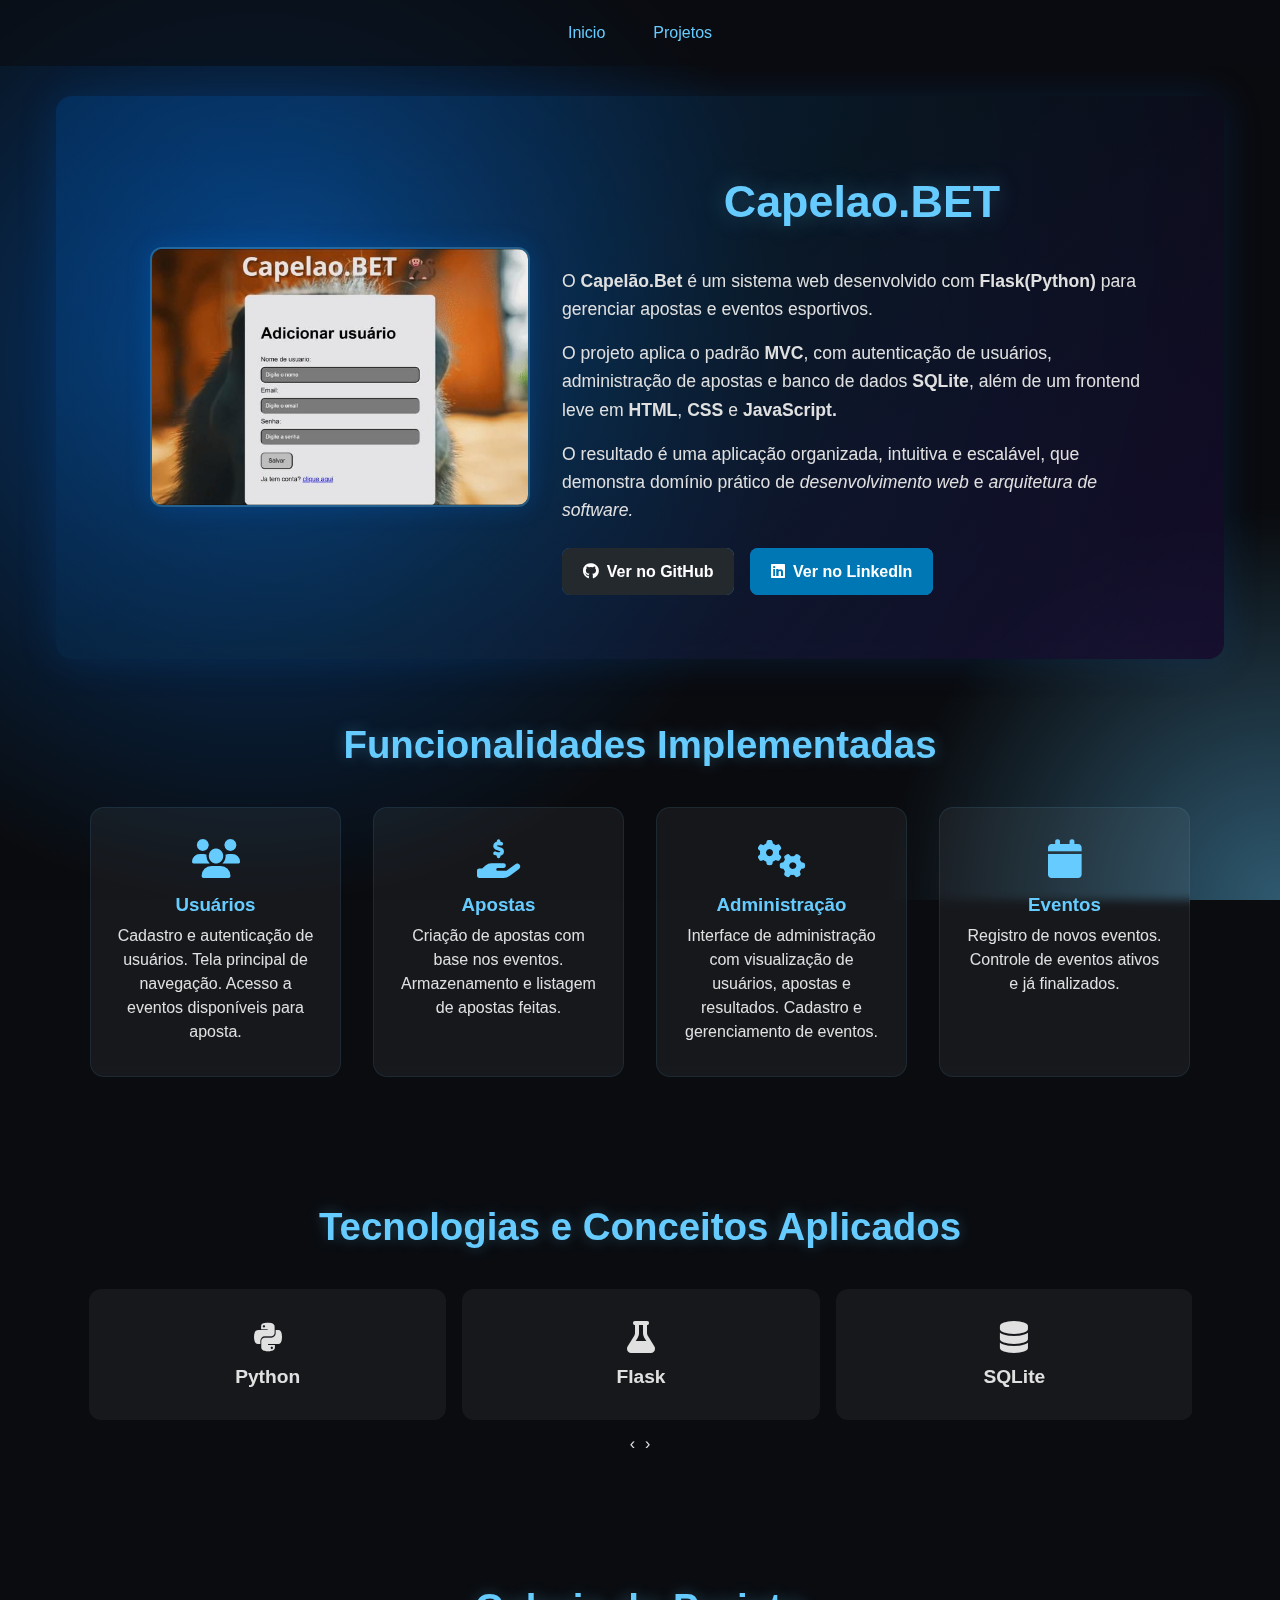
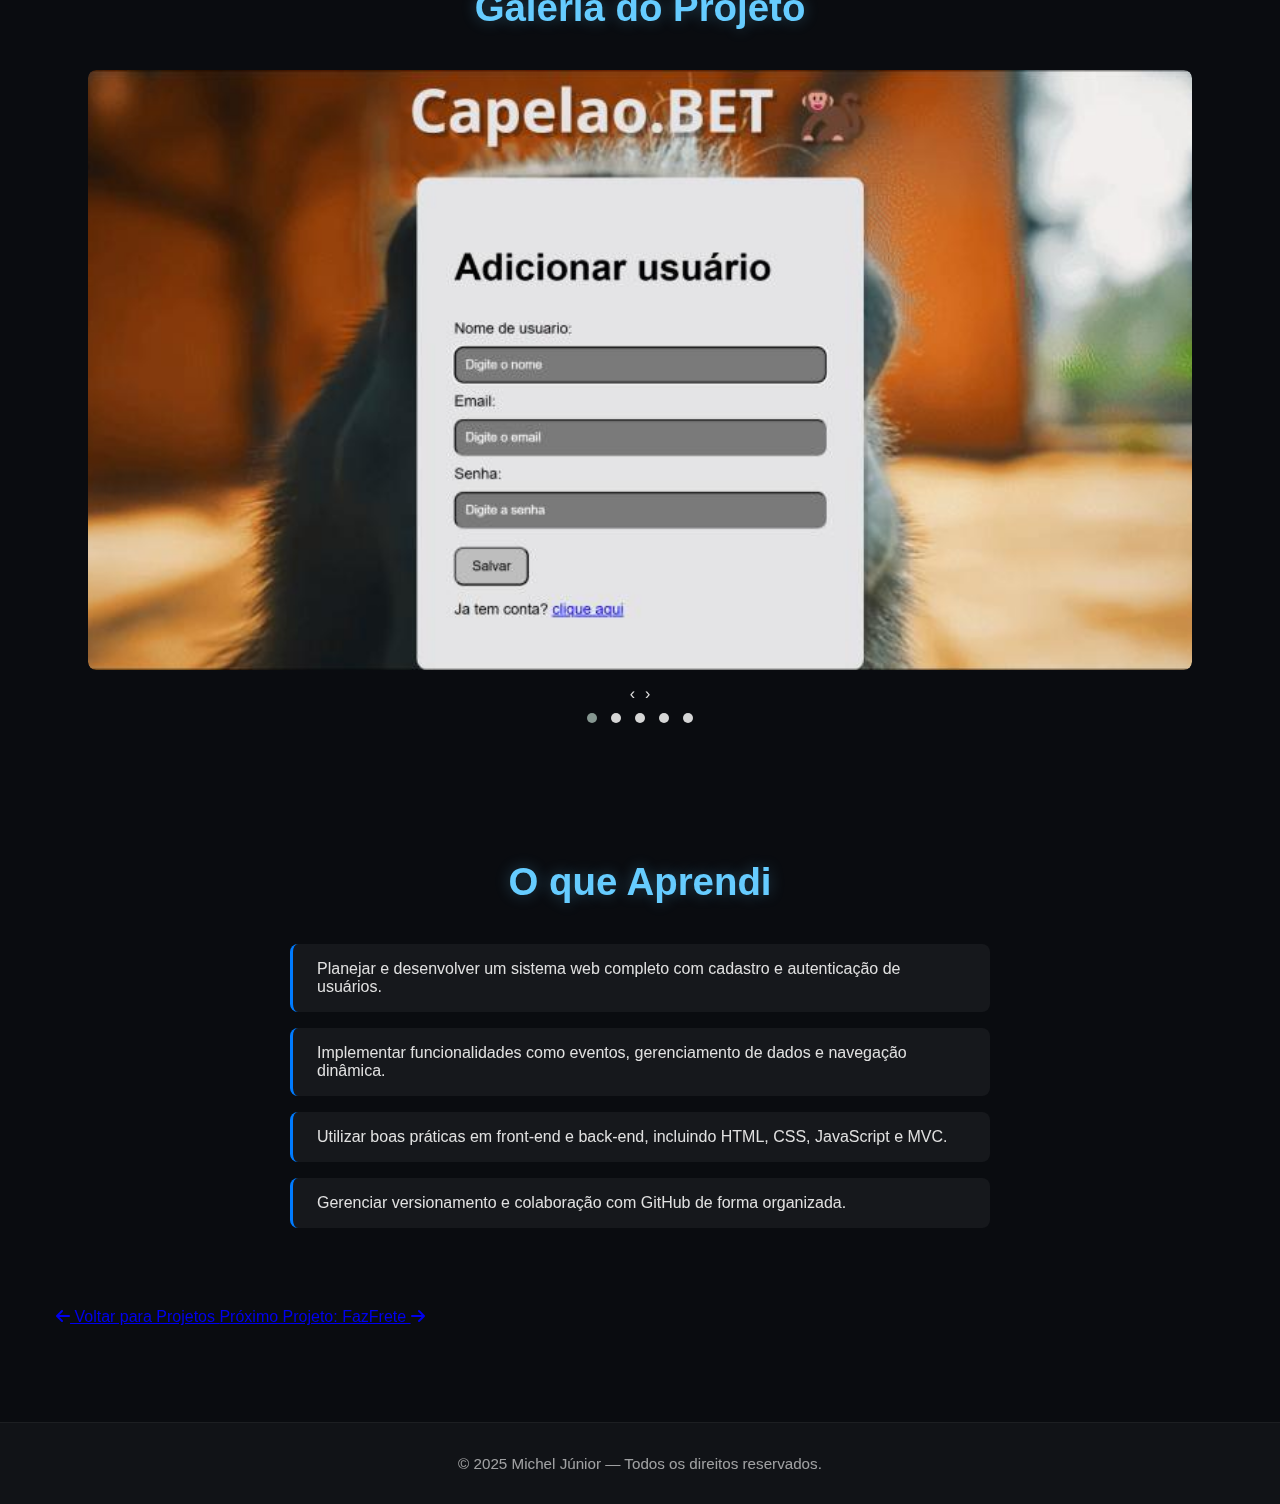
<file: projetos/capelaobet/capelaobet.html>
<!DOCTYPE html>
<html lang="pt-BR">

<head>
    <meta charset="utf-8" />
    <meta name="viewport" content="width=device-width,initial-scale=1" />
    <title>Capelao.BET — Projetos</title>
    <link rel="icon" type="image/png" href="../../assets/img/Favicon/Favicon.png">

    <!-- CSS principal -->
    <link rel="stylesheet" href="../../style.css">
    <link rel="stylesheet" href="../../projeto-template.css">

    <!-- Utilizando icons do Font Awesome -->
    <link rel="stylesheet" href="https://cdnjs.cloudflare.com/ajax/libs/font-awesome/6.6.0/css/all.min.css">

    <!-- CSS do Owl Carousel -->
    <link rel="stylesheet" href="https://cdnjs.cloudflare.com/ajax/libs/OwlCarousel2/2.3.4/assets/owl.carousel.min.css">
    <link rel="stylesheet" href="https://cdnjs.cloudflare.com/ajax/libs/OwlCarousel2/2.3.4/assets/owl.theme.default.min.css">

    <!-- Meta para compartilhar -->
    <meta name="description" content="Projeto Capelão.Bet, um sistema web de apostas desenvolvido com Python (Flask), padrão MVC e banco de dados SQLite.">
    
    <meta property="og:title" content="Projeto: Capelao.BET (Python/Flask)">
    <meta property="og:description" content="Um sistema web para gerenciar apostas e eventos esportivos, aplicando o padrão MVC e autenticação de usuários.">
    <meta property="og:type" content="website">

    <meta property="og:url" content="https://MichasBaiano.github.io/Meu-Portfolio/projetos/capelaobet/capelaobet.html"> 
    <meta property="og:image" content="https://MichasBaiano.github.io/Meu-Portfolio/assets/img/Foto-Projetos/capelaobet.jpeg">
    
    <style>
        .header-bg {
            background: url("../../assets/img/Foto-Projetos/capelaobet.jpeg") center/cover no-repeat;
        }
    </style>

</head>

<body>
    <div class="particulas"></div>

    <nav class="navegacao">

        <ul class="menu">
            <li>
                <a href="../../index.html" class="menu-link">Inicio</a>
            </li>

            <li>
                <a href="../../index.html#projetos" class="menu-link">Projetos</a>
            </li>

    </nav>

    <main>

        <div class="projeto-header">
            <div class="header-bg"></div>
            <img class="projeto-thumb" src="../../assets/img/Foto-Projetos/capelaobet.jpeg" alt="Capelao.BET">

            <div class="meta">
                <h1 class="projeto-titulo">Capelao.BET</h1>
                <p class="projeto-sobre">O <strong>Capelão.Bet</strong> é um sistema web desenvolvido com
                    <strong>Flask(Python)</strong> para gerenciar apostas e eventos esportivos.
                </p>

                <p class="projeto-sobre">O projeto aplica o padrão <strong>MVC</strong>, com autenticação de usuários,
                    administração de apostas e banco de dados <strong>SQLite</strong>, além de um frontend leve em
                    <strong>HTML</strong>, <strong>CSS</strong> e <strong>JavaScript.</strong>
                </p>

                <p class="projeto-sobre">O resultado é uma aplicação organizada, intuitiva e escalável, que demonstra
                    domínio prático de <i>desenvolvimento web</i> e <i>arquitetura de software.</i></p>

                <div class="btn-row">
                    <a class="btn github" href="https://github.com/sidnasc/capelao.bet" target="_blank" rel="noopener">
                        <i class="fa-brands fa-github"></i><span>Ver no GitHub</span>
                    </a>
                    <a class="btn linkedin"
                        href="https://www.linkedin.com/posts/devmichelferreira_hoje-trago-mais-um-projeto-desenvolvido-activity-7379153991454130177-mvbo?utm_source=share&utm_medium=member_desktop&rcm=ACoAAFTuLuUBBLovr77J_BpDqwxXk8ww0gKe5-s"
                        target="_blank" rel="noopener">
                        <i class="fa-brands fa-linkedin"></i><span>Ver no LinkedIn</span>
                    </a>
                </div>
            </div>
        </div>

        <section class="funcionalidades">
            <h2 class="secao-titulo">Funcionalidades Implementadas</h2>
            <div class="funcionalidades-grid">
                <div class="funcionalidades-card">
                    <i class="fa-solid fa-users"></i>
                    <h3>Usuários</h3>
                    <p>Cadastro e autenticação de usuários. Tela principal de navegação. Acesso a eventos disponíveis
                        para aposta.</p>
                </div>
                <div class="funcionalidades-card">
                    <i class="fa-solid fa-hand-holding-dollar"></i>
                    <h3>Apostas</h3>
                    <p>Criação de apostas com base nos eventos. Armazenamento e listagem de apostas feitas.</p>
                </div>
                <div class="funcionalidades-card">
                    <i class="fa-solid fa-cogs"></i>
                    <h3>Administração</h3>
                    <p>Interface de administração com visualização de usuários, apostas e resultados. Cadastro e
                        gerenciamento de eventos.</p>
                </div>
                <div class="funcionalidades-card">
                    <i class="fa-solid fa-calendar"></i>
                    <h3>Eventos</h3>
                    <p>Registro de novos eventos. Controle de eventos ativos e já finalizados.</p>
                </div>
            </div>
        </section>

        <section class="tecnologias">
            <h2 class="secao-titulo">Tecnologias e Conceitos Aplicados</h2>
            <div class="owl-carousel owl-theme" id="skills-carousel">
                <div class="item tech-item">
                    <i class="fa-brands fa-python"></i>
                    <strong>Python</strong>
                </div>
                <div class="item tech-item">
                    <i class="fa-solid fa-flask"></i>
                    <strong>Flask</strong>
                </div>
                <div class="item tech-item">
                    <i class="fa-solid fa-database"></i>
                    <strong>SQLite</strong>
                </div>
                <div class="item tech-item">
                    <i class="fa-brands fa-github"></i>
                    <strong>GitHub</strong>
                </div>
                <div class="item tech-item">
                    <i class="fa-solid fa-diagram-project"></i>
                    <strong>MVC</strong>
                </div>
        </section>

        <section class="galeria">
            <h2 class="secao-titulo">Galeria do Projeto</h2>
            <div class="owl-carousel owl-theme project-gallery" id="gallery-carousel">
                <div class="item">
                    <figure>
                        <img class="galeria-thumb" src="./imagens/teladecadastro.png" alt="Imagem 1 do projeto"
                            data-full="./imagens/teladecadastro.png">
                        <figcaption>Tela de Cadastro</figcaption>
                    </figure>
                </div>

                <div class="item">
                    <figure>
                        <img class="galeria-thumb" src="./imagens/teladelogin.png" alt="Imagem 2 do projeto"
                            data-full="./imagens/teladelogin.png">
                        <figcaption>Tela de Login</figcaption>
                    </figure>
                </div>

                <div class="item">
                    <figure>
                        <img class="galeria-thumb" src="./imagens/telaadmin.png" alt="Imagem 3 do projeto"
                            data-full="./imagens/telaadmin.png">
                        <figcaption>Tela do Admin</figcaption>
                    </figure>
                </div>

                <div class="item">
                    <figure>
                        <img class="galeria-thumb" src="./imagens/telainicial.png" alt="Imagem 4 do projeto"
                            data-full="./imagens/telainicial.png">
                        <figcaption>Tela inicial do Usuário comum</figcaption>
                    </figure>
                </div>

                <div class="item">
                    <figure>
                        <img class="galeria-thumb" src="./imagens/jogodobixo.png" alt="Imagem 5 do projeto"
                            data-full="./imagens/jogodobixo.png">
                        <figcaption>Jogo do Bixo</figcaption>
                    </figure>
                </div>
            </div>
        </section>

        <section class="aprendizados">
            <h2 class="secao-titulo">O que Aprendi</h2>
            <ul class="lista-aprendizados">
                <li>Planejar e desenvolver um sistema web completo com cadastro e autenticação de usuários.</li>
                <li>Implementar funcionalidades como eventos, gerenciamento de dados e navegação dinâmica.</li>
                <li>Utilizar boas práticas em front-end e back-end, incluindo HTML, CSS, JavaScript e MVC.</li>
                <li>Gerenciar versionamento e colaboração com GitHub de forma organizada.</li>
            </ul>
        </section>

        <nav class="projeto-nav">
            <a href="../../index.html#projetos" class="projeto-nav-link prev">
                <i class="fa-solid fa-arrow-left"></i> Voltar para Projetos
            </a>
            <a href="../fazfrete/fazfrete.html" class="projeto-nav-link next">
                Próximo Projeto: FazFrete <i class="fa-solid fa-arrow-right"></i>
            </a>
        </nav>

    </main>

    <footer class="footer">
        <p>© 2025 Michel Júnior — Todos os direitos reservados.</p>
    </footer>

    <div id="imageModal" class="modal">
        <span class="close">&times;</span>
        <img class="modal-content" id="modalImg">
        <div id="caption"></div>
    </div>

    <!-- JS do Owl Carousel -->
    <script src="https://cdnjs.cloudflare.com/ajax/libs/jquery/3.6.0/jquery.min.js"></script>
    <script src="https://cdnjs.cloudflare.com/ajax/libs/OwlCarousel2/2.3.4/owl.carousel.min.js"></script>

    <script src="../../scripts/main.js"></script>
</body>
</html>
</file>
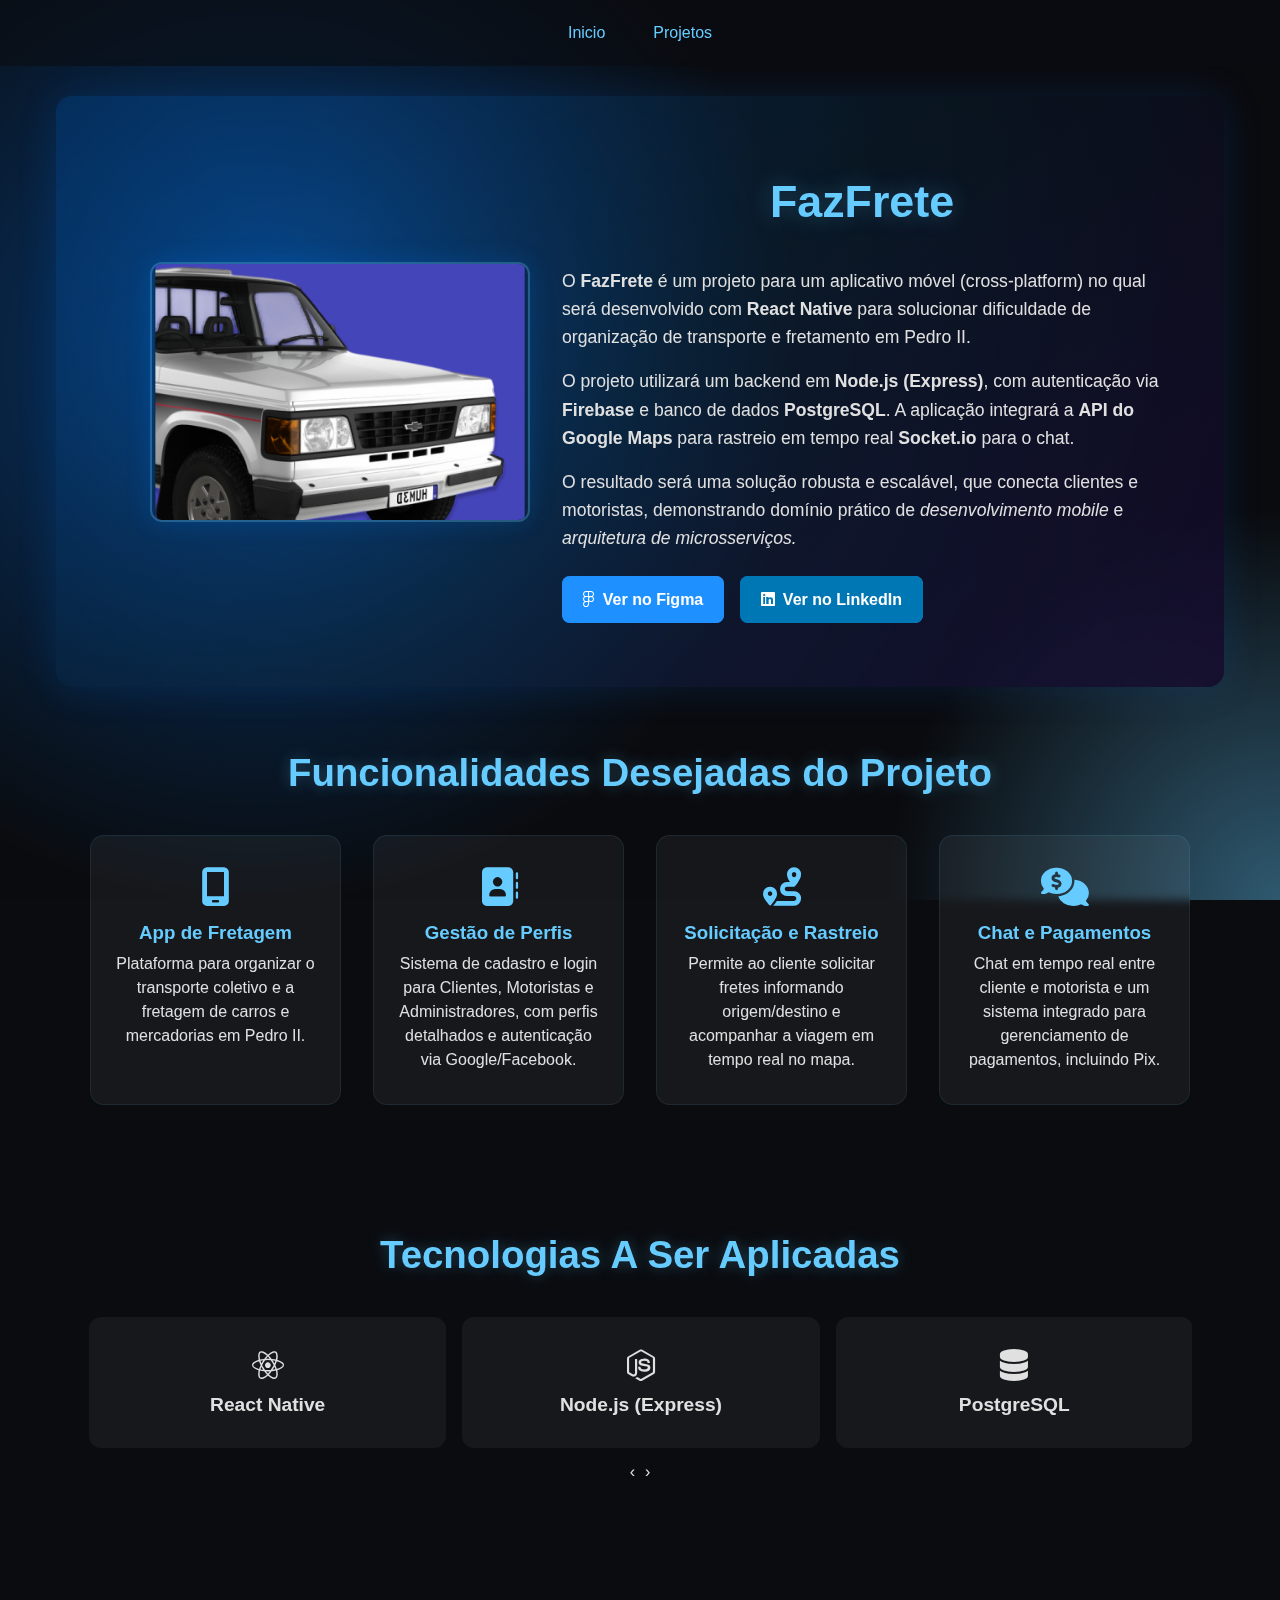
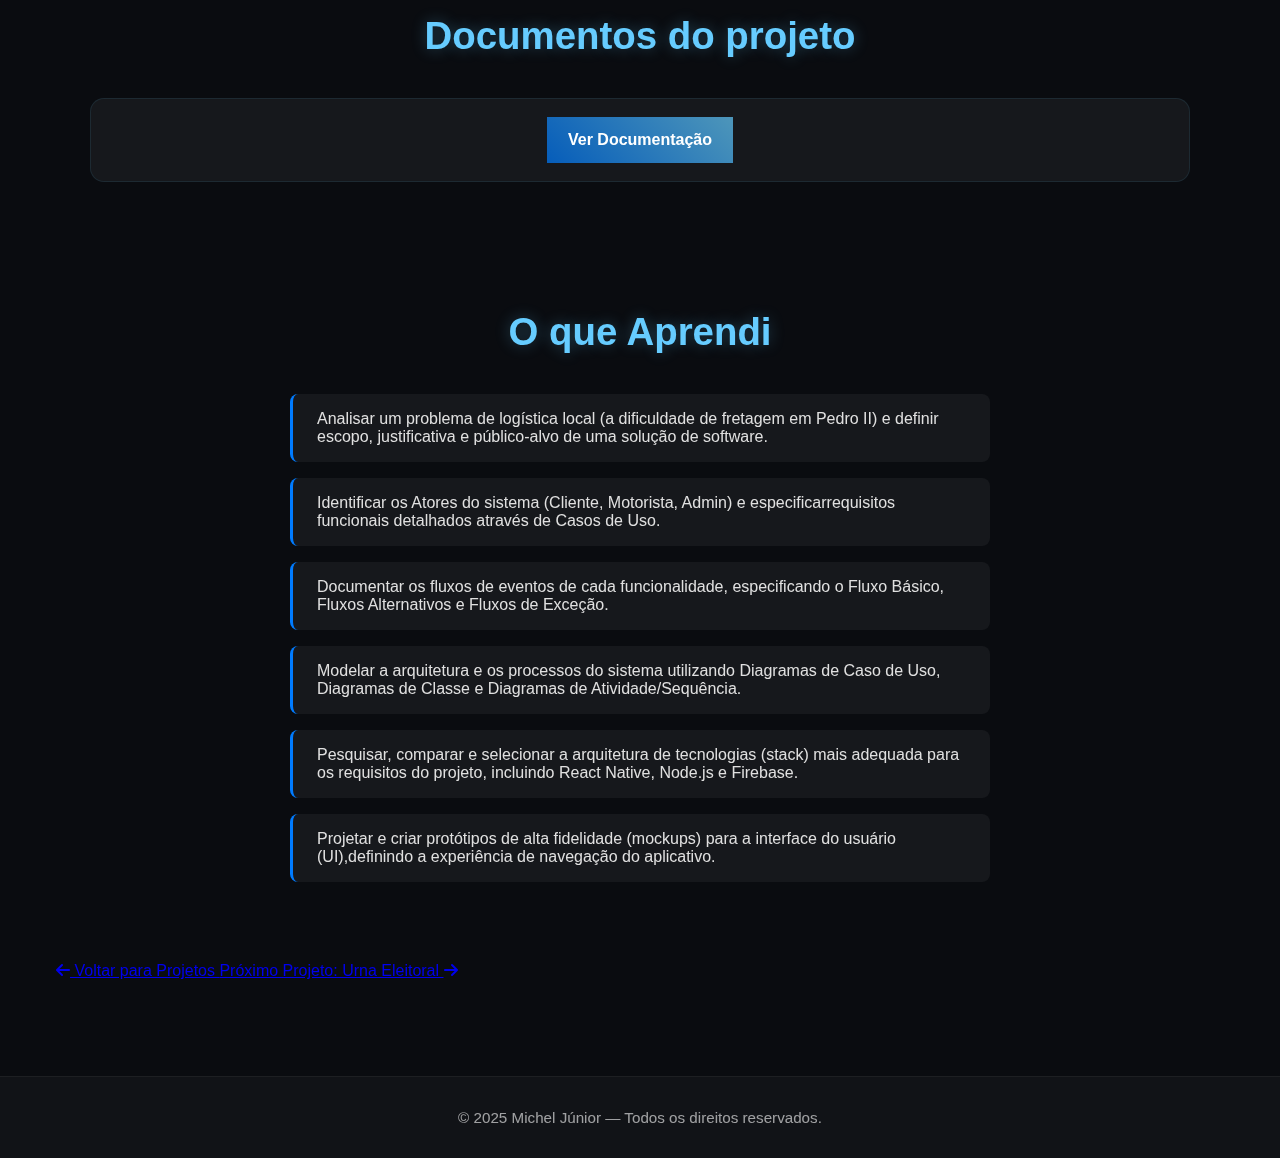
<file: projetos/fazfrete/fazfrete.html>
<!DOCTYPE html>
<html lang="pt-BR">

<head>
    <meta charset="utf-8" />
    <meta name="viewport" content="width=device-width,initial-scale=1" />
    <title>FazFrete — Projetos</title>
    <link rel="icon" type="image/png" href="../../assets/img/Favicon/Favicon.png">

    <!-- CSS principal -->
    <link rel="stylesheet" href="../../style.css">
    <link rel="stylesheet" href="../../projeto-template.css">

    <!-- Utilizando icons do Font Awesome -->
    <link rel="stylesheet" href="https://cdnjs.cloudflare.com/ajax/libs/font-awesome/6.6.0/css/all.min.css">

    <!-- CSS do Owl Carousel -->
    <link rel="stylesheet" href="https://cdnjs.cloudflare.com/ajax/libs/OwlCarousel2/2.3.4/assets/owl.carousel.min.css">
    <link rel="stylesheet" href="https://cdnjs.cloudflare.com/ajax/libs/OwlCarousel2/2.3.4/assets/owl.theme.default.min.css">

    <!-- Meta para compartilhar -->
    <meta name="description" content="Projeto FazFrete, um aplicativo mobile (React Native) para solucionar a organização de transportes em Pedro II.">
    
    <meta property="og:title" content="Projeto: FazFrete (React Native/Node.js)">
    <meta property="og:description" content="App para conectar clientes e motoristas, com backend em Node.js, Firebase Auth e API do Google Maps.">
    <meta property="og:type" content="website">

    <meta property="og:url" content="https://MichasBaiano.github.io/Meu-Portfolio/projetos/fazfrete/fazfrete.html"> 
    <meta property="og:image" content="https://MichasBaiano.github.io/Meu-Portfolio/assets/img/Foto-Projetos/fazfrete.png">
  
    <style>
        .header-bg {
            background: url("../../assets/img/Foto-Projetos/fazfrete.png") center/cover no-repeat;
        }
    </style>

</head>

<body>
    <div class="particulas"></div>

    <nav class="navegacao">

        <ul class="menu">
            <li>
                <a href="../../index.html" class="menu-link">Inicio</a>
            </li>

            <li>
                <a href="../../index.html#projetos" class="menu-link">Projetos</a>
            </li>

    </nav>

    <main>

        <div class="projeto-header">
            <div class="header-bg"></div>
            <img class="projeto-thumb" src="../../assets/img/Foto-Projetos/fazfrete.png" alt="Urna Eleitoral">

            <div class="meta">
                <h1 class="projeto-titulo">FazFrete</h1>
                <p class="projeto-sobre">O <strong>FazFrete</strong> é um projeto para um aplicativo móvel
                    (cross-platform) no qual será desenvolvido com <strong>React Native</strong> para solucionar
                    dificuldade de organização de transporte e fretamento em Pedro II.
                </p>

                <p class="projeto-sobre">O projeto utilizará um backend em <strong>Node.js (Express)</strong>, com
                    autenticação via <strong>Firebase</strong> e banco de dados <strong>PostgreSQL</strong>. A aplicação
                    integrará a <strong>API do Google Maps</strong> para rastreio em tempo real
                    <strong>Socket.io</strong> para o chat.
                </p>

                <p class="projeto-sobre">O resultado será uma solução robusta e escalável, que conecta clientes e
                    motoristas, demonstrando domínio prático de <i>desenvolvimento mobile</i> e <i>arquitetura de
                        microsserviços.</i></p>

                <div class="btn-row">
                    <a class="btn figma"
                        href="https://www.figma.com/design/mQmTYBik0wRikSh3n9FpvB/fretesP2?node-id=0-1&t=G4DmDjF3KcYyHNBB-1"
                        target="_blank" rel="noopener">
                        <i class="fa-brands fa-figma"></i><span>Ver no Figma</span>
                    </a>
                    <a class="btn linkedin"
                        href="https://www.linkedin.com/posts/devmichelferreira_documenta%C3%A7%C3%A3o-do-sistema-activity-7386045888298639360-075m?utm_source=share&utm_medium=member_desktop&rcm=ACoAAFTuLuUBBLovr77J_BpDqwxXk8ww0gKe5-s"
                        target="_blank" rel="noopener">
                        <i class="fa-brands fa-linkedin"></i><span>Ver no LinkedIn</span>
                    </a>
                </div>
            </div>
        </div>

        <section class="funcionalidades">
            <h2 class="secao-titulo">Funcionalidades Desejadas do Projeto</h2>
            <div class="funcionalidades-grid">

                <div class="funcionalidades-card">
                    <i class="fa-solid fa-mobile-screen"></i>
                    <h3>App de Fretagem</h3>
                    <p>Plataforma para organizar o transporte coletivo e a fretagem de carros e mercadorias em Pedro II.
                    </p>
                </div>

                <div class="funcionalidades-card">
                    <i class="fa-solid fa-address-book"></i>
                    <h3>Gestão de Perfis</h3>
                    <p>Sistema de cadastro e login para Clientes, Motoristas e Administradores, com perfis detalhados e
                        autenticação via Google/Facebook.</p>
                </div>

                <div class="funcionalidades-card">
                    <i class="fa-solid fa-route"></i>
                    <h3>Solicitação e Rastreio</h3>
                    <p>Permite ao cliente solicitar fretes informando origem/destino e acompanhar a viagem em tempo real
                        no mapa.</p>
                </div>

                <div class="funcionalidades-card">
                    <i class="fa-solid fa-comments-dollar"></i>
                    <h3>Chat e Pagamentos</h3>
                    <p>Chat em tempo real entre cliente e motorista e um sistema integrado para gerenciamento de
                        pagamentos, incluindo Pix.</p>
                </div>

            </div>
        </section>

        <section class="tecnologias">
            <h2 class="secao-titulo">Tecnologias A Ser Aplicadas</h2>

            <div class="owl-carousel owl-theme" id="skills-carousel">

                <div class="item tech-item">
                    <i class="fa-brands fa-react"></i>
                    <strong>React Native</strong>
                </div>

                <div class="item tech-item">
                    <i class="fa-brands fa-node-js"></i>
                    <strong>Node.js (Express)</strong>
                </div>

                <div class="item tech-item">
                    <i class="fa-solid fa-database"></i>
                    <strong>PostgreSQL</strong>
                </div>

                <div class="item tech-item">
                    <i class="fa-solid fa-fire"></i>
                    <strong>Firebase (Auth/DB)</strong>
                </div>

                <div class="item tech-item">
                    <i class="fa-solid fa-map-location-dot"></i>
                    <strong>Google Maps API</strong>
                </div>

            </div>
        </section>

        <section class="documentos">
            <h2 class="secao-titulo">Documentos do projeto</h2>

            <div class="funcionalidades-grid">
                <div class="funcionalidades-card">
                    <a href="https://drive.google.com/drive/folders/1Y_bsH0_f1OuC0P75yLwd1sPhShNcKg0h?usp=sharing"
                        target="_blank" class="btn">Ver Documentação</a></i>
                </div>
            </div>
        </section>

        <section class="aprendizados">
            <h2 class="secao-titulo">O que Aprendi</h2>
            <ul class="lista-aprendizados">
                <li>
                    Analisar um problema de logística local (a dificuldade de fretagem em Pedro II) e definir escopo,
                    justificativa e público-alvo de uma solução de software.
                </li>
                <li>
                    Identificar os Atores do sistema (Cliente, Motorista, Admin) e especificarrequisitos funcionais
                    detalhados através de Casos de Uso.
                </li>
                <li>
                    Documentar os fluxos de eventos de cada funcionalidade, especificando o Fluxo Básico, Fluxos
                    Alternativos e Fluxos de Exceção.
                </li>
                <li>
                    Modelar a arquitetura e os processos do sistema utilizando Diagramas de Caso de Uso, Diagramas de
                    Classe e Diagramas de Atividade/Sequência.
                </li>
                <li>
                    Pesquisar, comparar e selecionar a arquitetura de tecnologias (stack) mais adequada para os
                    requisitos do projeto, incluindo React Native, Node.js e Firebase.
                </li>
                <li>
                    Projetar e criar protótipos de alta fidelidade (mockups) para a interface do usuário (UI),definindo
                    a experiência de navegação do aplicativo.
                </li>
            </ul>
        </section>

        <nav class="projeto-nav">
            <a href="../../index.html#projetos" class="projeto-nav-link prev">
                <i class="fa-solid fa-arrow-left"></i> Voltar para Projetos
            </a>
            <a href="../urnaeleitoral/urna.html" class="projeto-nav-link next">
                Próximo Projeto: Urna Eleitoral <i class="fa-solid fa-arrow-right"></i>
            </a>
        </nav>

    </main>

    <footer class="footer">
        <p>© 2025 Michel Júnior — Todos os direitos reservados.</p>
    </footer>

    <div id="imageModal" class="modal">
        <span class="close">&times;</span>
        <img class="modal-content" id="modalImg">
        <div id="caption"></div>
    </div>

    <!-- JS do Owl Carousel -->
    <script src="https://cdnjs.cloudflare.com/ajax/libs/jquery/3.6.0/jquery.min.js"></script>
    <script src="https://cdnjs.cloudflare.com/ajax/libs/OwlCarousel2/2.3.4/owl.carousel.min.js"></script>

    <script src="../../scripts/main.js"></script>
</body>
</html>
</file>
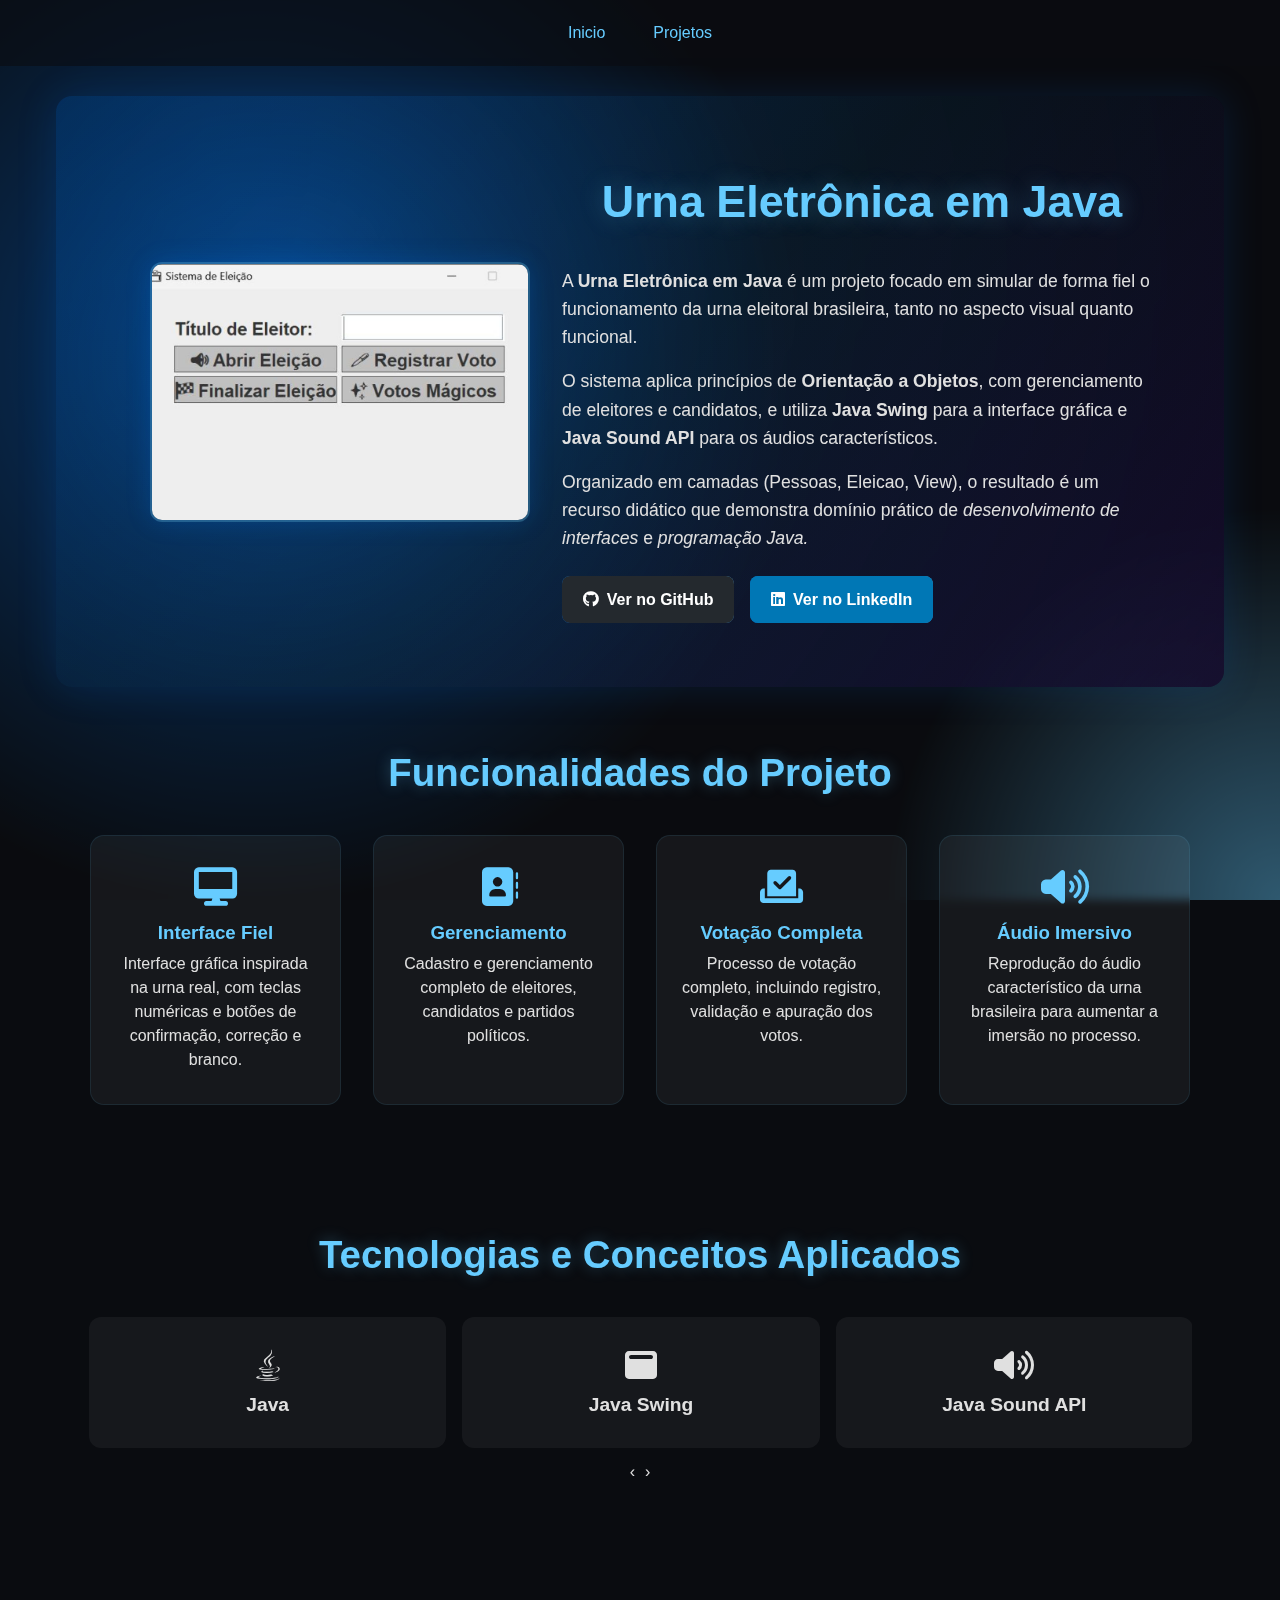
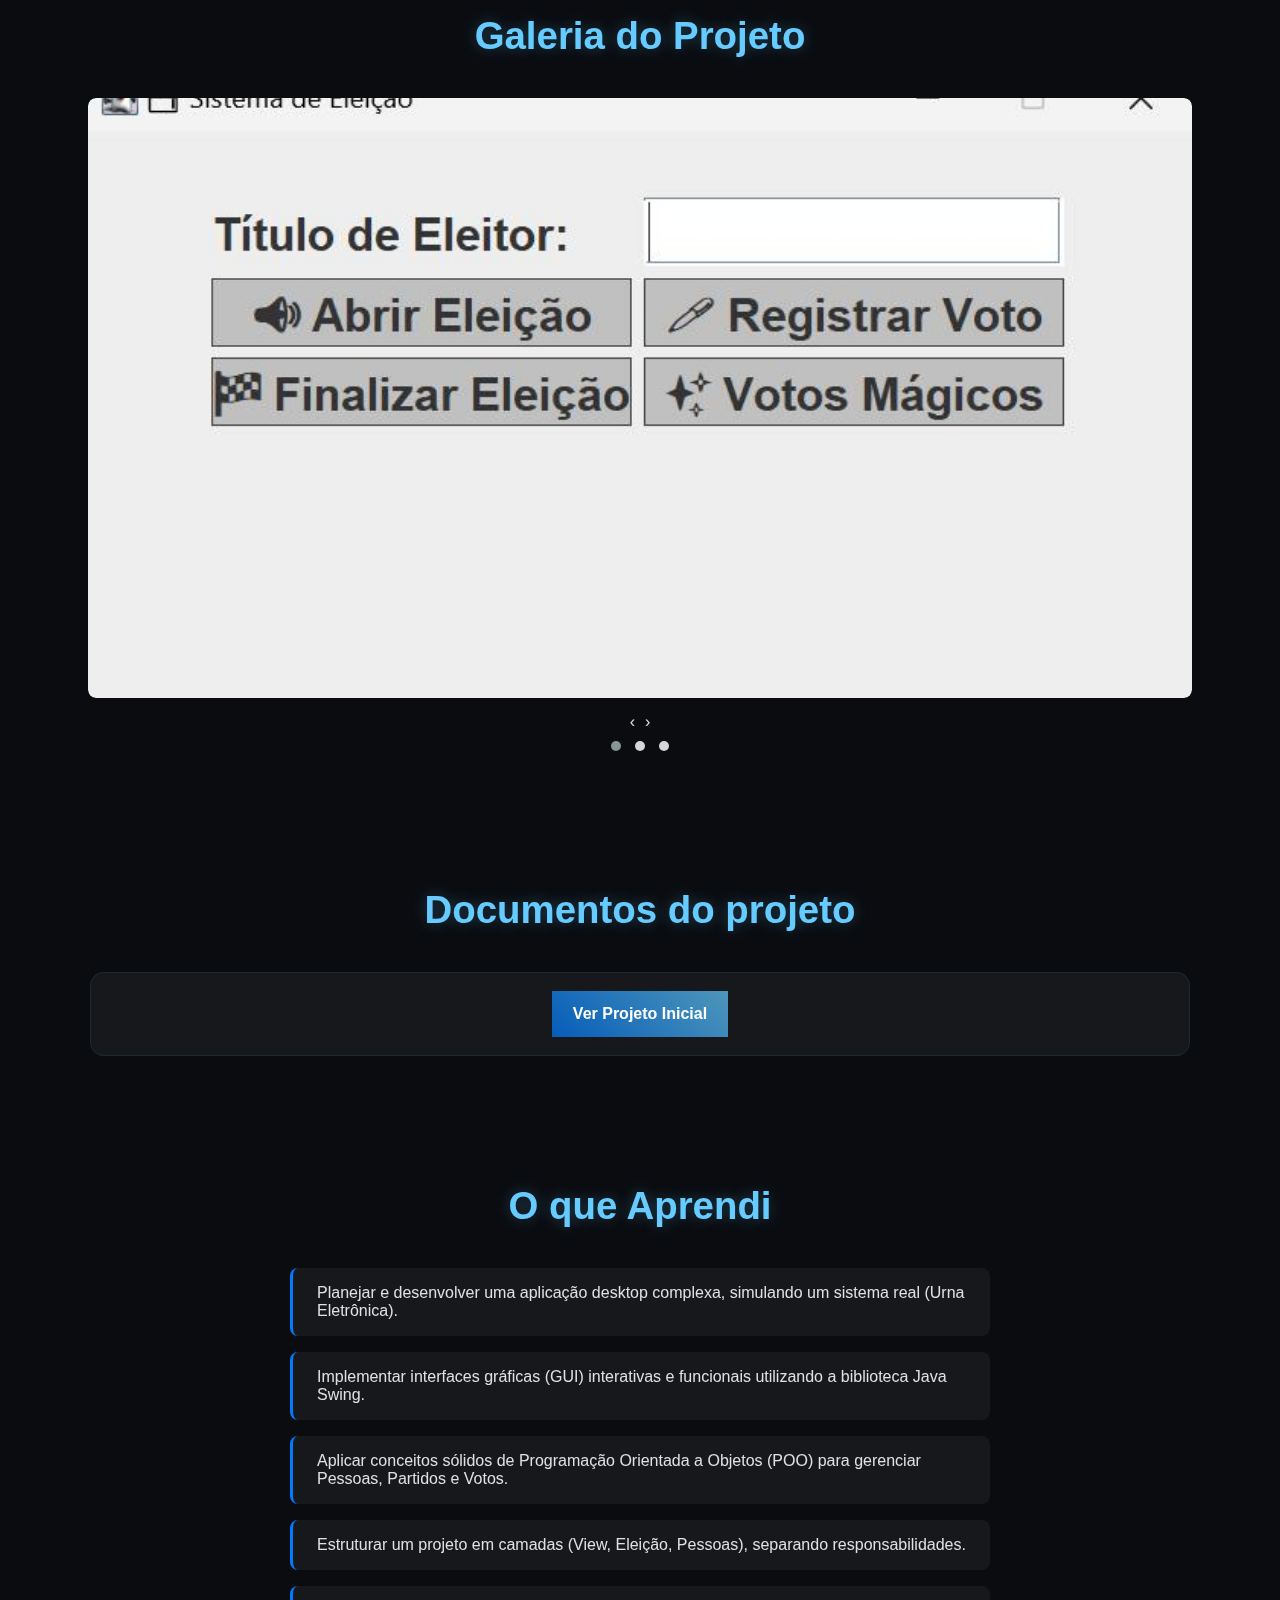
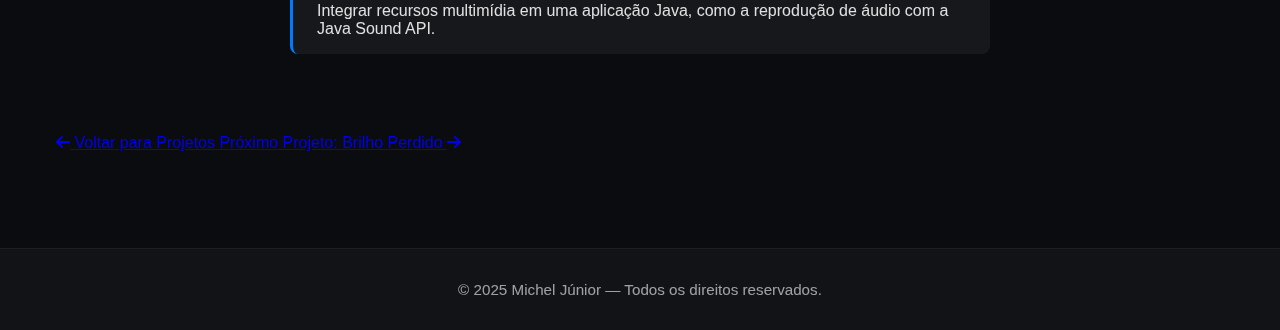
<file: projetos/urnaeleitoral/urna.html>
<!DOCTYPE html>
<html lang="pt-BR">

<head>
    <meta charset="utf-8" />
    <meta name="viewport" content="width=device-width,initial-scale=1" />
    <title>Urna Eleitoral — Projetos</title>
    <link rel="icon" type="image/png" href="../../assets/img/Favicon/Favicon.png">

    <!-- CSS principal -->
    <link rel="stylesheet" href="../../style.css">
    <link rel="stylesheet" href="../../projeto-template.css">

    <!-- Utilizando icons do Font Awesome -->
    <link rel="stylesheet" href="https://cdnjs.cloudflare.com/ajax/libs/font-awesome/6.6.0/css/all.min.css">

    <!-- CSS do Owl Carousel -->
    <link rel="stylesheet" href="https://cdnjs.cloudflare.com/ajax/libs/OwlCarousel2/2.3.4/assets/owl.carousel.min.css">
    <link rel="stylesheet" href="https://cdnjs.cloudflare.com/ajax/libs/OwlCarousel2/2.3.4/assets/owl.theme.default.min.css">

    <!-- Meta para compartilhar -->
    <meta name="description" content="Simulação da Urna Eleitoral brasileira desenvolvida em Java, com Java Swing para interface e aplicando POO.">
    
    <meta property="og:title" content="Projeto: Urna Eletrônica (Java/Swing)">
    <meta property="og:description" content="Um sistema que simula de forma fiel o funcionamento visual e funcional da urna, com gerenciamento de eleitores e candidatos.">
    <meta property="og:type" content="website">

    <meta property="og:url" content="https://MichasBaiano.github.io/Meu-Portfolio/projetos/urnaeleitoral/urna.html"> 
    <meta property="og:image" content="https://MichasBaiano.github.io/Meu-Portfolio/assets/img/Foto-Projetos/urna.jpeg">

    <style>
        .header-bg {
            background: url("../../assets/img/Foto-Projetos/urna.jpeg") center/cover no-repeat;
        }
    </style>
</head>

<body>
    <div class="particulas"></div>

    <nav class="navegacao">

        <ul class="menu">
            <li>
                <a href="../../index.html" class="menu-link">Inicio</a>
            </li>

            <li>
                <a href="../../index.html#projetos" class="menu-link">Projetos</a>
            </li>

    </nav>

    <main>

        <div class="projeto-header">
            <div class="header-bg"></div>
            <img class="projeto-thumb" src="../../assets/img/Foto-Projetos/urna.jpeg" alt="Urna Eleitoral">

            <div class="meta">
                <h1 class="projeto-titulo">Urna Eletrônica em Java</h1>
                <p class="projeto-sobre">A <strong>Urna Eletrônica em Java</strong> é um projeto focado em simular de
                    forma fiel o funcionamento da urna eleitoral brasileira, tanto no aspecto visual quanto funcional.
                </p>

                <p class="projeto-sobre">O sistema aplica princípios de <strong>Orientação a Objetos</strong>, com
                    gerenciamento de eleitores e candidatos, e utiliza <strong>Java Swing</strong> para a interface
                    gráfica e <strong>Java Sound API</strong> para os áudios característicos.</p>

                <p class="projeto-sobre">Organizado em camadas (Pessoas, Eleicao, View), o resultado é um recurso
                    didático que demonstra domínio prático de <i>desenvolvimento de interfaces</i> e <i>programação
                        Java.</i></p>

                <div class="btn-row">
                    <a class="btn github" href="https://github.com/RecantoDoJohn/ProjetoUrnaEletronica" target="_blank"
                        rel="noopener">
                        <i class="fa-brands fa-github"></i><span>Ver no GitHub</span>
                    </a>
                    <a class="btn linkedin"
                        href="https://www.linkedin.com/posts/devmichelferreira_documenta%C3%A7%C3%A3o-do-sistema-ugcPost-7386045886755409920-cW5_?utm_source=share&utm_medium=member_desktop&rcm=ACoAAGFSUp8Beq3388kA2-JeC47cVSODitkU8t4"
                        target="_blank" rel="noopener">
                        <i class="fa-brands fa-linkedin"></i><span>Ver no LinkedIn</span>
                    </a>
                </div>
            </div>
        </div>

        <section class="funcionalidades">
            <h2 class="secao-titulo">Funcionalidades do Projeto</h2>
            <div class="funcionalidades-grid">

                <div class="funcionalidades-card">
                    <i class="fa-solid fa-desktop"></i>
                    <h3>Interface Fiel</h3>
                    <p>Interface gráfica inspirada na urna real, com teclas numéricas e botões de confirmação, correção
                        e branco.</p>
                </div>

                <div class="funcionalidades-card">
                    <i class="fa-solid fa-address-book"></i>
                    <h3>Gerenciamento</h3>
                    <p>Cadastro e gerenciamento completo de eleitores, candidatos e partidos políticos.</p>
                </div>

                <div class="funcionalidades-card">
                    <i class="fa-solid fa-check-to-slot"></i>
                    <h3>Votação Completa</h3>
                    <p>Processo de votação completo, incluindo registro, validação e apuração dos votos.</p>
                </div>

                <div class="funcionalidades-card">
                    <i class="fa-solid fa-volume-up"></i>
                    <h3>Áudio Imersivo</h3>
                    <p>Reprodução do áudio característico da urna brasileira para aumentar a imersão no processo.</p>
                </div>

            </div>
        </section>

        <section class="tecnologias">
            <h2 class="secao-titulo">Tecnologias e Conceitos Aplicados</h2>

            <div class="owl-carousel owl-theme" id="skills-carousel">

                <div class="item tech-item">
                    <i class="fa-brands fa-java"></i>
                    <strong>Java</strong>
                </div>

                <div class="item tech-item">
                    <i class="fa-solid fa-window-maximize"></i>
                    <strong>Java Swing</strong>
                </div>

                <div class="item tech-item">
                    <i class="fa-solid fa-volume-up"></i>
                    <strong>Java Sound API</strong>
                </div>

                <div class="item tech-item">
                    <i class="fa-solid fa-diagram-project"></i>
                    <strong>Orientação a Objetos</strong>
                </div>

                <div class="item tech-item">
                    <i class="fa-solid fa-layer-group"></i>
                    <strong>Arquitetura em Camadas</strong>
                </div>

            </div>
        </section>

        <section class="galeria">
            <h2 class="secao-titulo">Galeria do Projeto</h2>
            <div class="owl-carousel owl-theme project-gallery" id="gallery-carousel">
                <div class="item">
                    <figure>
                        <img class="galeria-thumb" src="./imagens/mesario.png" alt="Imagem 1 do projeto"
                            data-full="./imagens/mesario.png">
                        <figcaption>Tela do Mesário</figcaption>
                    </figure>
                </div>

                <div class="item">
                    <figure>
                        <img class="galeria-thumb" src="./imagens/urna.png" alt="Imagem 2 do projeto"
                            data-full="./imagens/urna.png">
                        <figcaption>Interface de Votação</figcaption>
                    </figure>
                </div>

                <div class="item">
                    <figure>
                        <img class="galeria-thumb" src="./imagens/diagramadeclasse.png" alt="Imagem 3 do projeto"
                            data-full="./imagens/diagramadeclasse.png">
                        <figcaption>Diagrama de Classes</figcaption>
                    </figure>
                </div>

            </div>
        </section>

        <section class="documentos">
            <h2 class="secao-titulo">Documentos do projeto</h2>

            <div class="funcionalidades-grid">
                <div class="funcionalidades-card">
                    <a href="https://drive.google.com/file/d/1b3D-NYYPfxvNgNH4cvKegfAgRESgAOqY/view?usp=sharing"
                        target="_blank" class="btn">Ver Projeto Inicial</a>
                </div>
            </div>
        </section>

        <section class="aprendizados">
            <h2 class="secao-titulo">O que Aprendi</h2>
            <ul class="lista-aprendizados">
                <li>Planejar e desenvolver uma aplicação desktop complexa, simulando um sistema real (Urna Eletrônica).
                </li>
                <li>Implementar interfaces gráficas (GUI) interativas e funcionais utilizando a biblioteca Java Swing.
                </li>
                <li>Aplicar conceitos sólidos de Programação Orientada a Objetos (POO) para gerenciar Pessoas, Partidos
                    e Votos.</li>
                <li>Estruturar um projeto em camadas (View, Eleição, Pessoas), separando responsabilidades.</li>
                <li>Integrar recursos multimídia em uma aplicação Java, como a reprodução de áudio com a Java Sound API.
                </li>
            </ul>
        </section>

        <nav class="projeto-nav">
            <a href="../../index.html#projetos" class="projeto-nav-link prev">
                <i class="fa-solid fa-arrow-left"></i> Voltar para Projetos
            </a>
            <a href="../brilhoperdido/brilhoperdido.html" class="projeto-nav-link next">
                Próximo Projeto: Brilho Perdido <i class="fa-solid fa-arrow-right"></i>
            </a>
        </nav>

    </main>

    <footer class="footer">
        <p>© 2025 Michel Júnior — Todos os direitos reservados.</p>
    </footer>

    <div id="imageModal" class="modal">
        <span class="close">&times;</span>
        <img class="modal-content" id="modalImg">
        <div id="caption"></div>
    </div>

    <!-- JS do Owl Carousel -->
    <script src="https://cdnjs.cloudflare.com/ajax/libs/jquery/3.6.0/jquery.min.js"></script>
    <script src="https://cdnjs.cloudflare.com/ajax/libs/OwlCarousel2/2.3.4/owl.carousel.min.js"></script>

    <script src="../../scripts/main.js"></script>
</body>

</html>
</file>
<file: style.css>
/* Aplicando na página inteira */
* {
    margin: 0;
    padding: 0;
    box-sizing: border-box;
    font-family: 'Segoe UI', Tahoma, Geneva, Verdana, sans-serif;
}

html {
    scroll-behavior: smooth;
}

:root {
    --fundo: #0A0C10;
    --azulPR: #007BFF;
    --azulCL: #66CCFF;
    --azulSEC: #66CCFF;
    --texto: #E0E0E0;
}

/* Corpo e cores principais */
body {
    background-color: var(--fundo);
    color: var(--texto);
}

/* Navegação */
.navegacao {
    position: fixed;
    background-color: rgba(10, 12, 16, 0.6);
    width: 100%;
    z-index: 100;
    padding: 1.5rem;
    top: 0;
    left: 0;
}

.menu {
    display: flex;
    justify-content: center;
    list-style: none;
    gap: 3rem;
}

.menu-link {
    text-decoration: none;
    color: var(--azulSEC);
    font-weight: 500;
    position: relative;
    padding: 0.5rem 0;
}

.menu-link::after {
    content: '';
    height: 2px;
    width: 0;
    position: absolute;
    bottom: 0;
    left: 0;
    background: linear-gradient(90deg, var(--azulPR), var(--azulCL));
    transition: width 0.5s ease;
}

.menu-link:hover::after {
    width: 100%;
}

/* Início */
.cabecalho {
    min-height: 100vh;
    display: flex;
    justify-content: center;
    align-items: center;
    flex-direction: column;
    text-align: center;
}

.foto-perfil {
    width: 330px;
    height: 395px;
    box-shadow: 0 0 25px rgba(0, 123, 255, 0.3);
    border: 4px solid var(--azulPR);
    border-radius: 50%;
    animation: flutuar 5s ease-in-out infinite;
}

h1 {
    font-size: 3.5rem;
    color: var(--azulCL);
    text-shadow: 0 0 25px rgba(102, 204, 255, 0.3);
    margin-top: 1rem;
}

.cabecalho-subtitulo {
    font-size: 1.5rem;
    color: var(--azulPR);
}

.header-socials {
    display: flex;
    gap: 1.5rem;
    margin-top: 1rem;
}

.social-link {
    display: flex;
    align-items: center;
    gap: 0.5rem;
    color: var(--texto);
    text-decoration: none;
    font-size: 1rem;
    transition: color 0.3s ease;
}

.social-link:hover {
    color: var(--azulCL);
}

.header-cta-row {
    display: flex;
    gap: 1rem;
    margin-top: 2rem;
}

.btn-cta {
    padding: 0.75rem 1.5rem;
    border-radius: 8px;
    text-decoration: none;
    font-weight: 600;
    transition: all 0.3s ease;
    border: 2px solid var(--azulPR);
    font-size: 1rem;
}

.btn-cta.primary {
    background-color: var(--azulPR);
    color: var(--fundo);
}

.btn-cta.primary:hover {
    background-color: var(--azulCL);
    border-color: var(--azulCL);
    transform: translateY(-3px);
    box-shadow: 0 5px 15px rgba(0, 123, 255, 0.3);
}

.btn-cta.secondary {
    color: var(--azulPR);
    background-color: transparent;
}

.btn-cta.secondary:hover {
    background-color: var(--azulPR);
    color: var(--fundo);
    transform: translateY(-3px);
}

/* Seção Sobre */
.sobre {
    padding: 6rem 2rem;
}

.sobre-titulo {
    text-align: center;
    font-size: 3rem;
    color: var(--azulCL);
    margin-bottom: 2.5rem;
    text-shadow: 0 0 15px rgba(102, 204, 255, 0.3);
}

.sobre-div {
    padding: 2rem;
    max-width: 800px;
    margin: 0 auto;
    border-radius: 16px;
    border: 1px solid var(--azulPR);
    backdrop-filter: blur(10px);
    background: rgba(255, 255, 255, 0.05);
    text-align: center;
}

.sobre-texto {
    text-align: center;
    font-size: 1.2rem;
}

.btn-cv {
    display: inline-block;
    margin-top: 2rem;
    padding: 0.75rem 1.5rem;
    border-radius: 8px;
    text-decoration: none;
    font-weight: 600;
    transition: all 0.3s ease;
    background-color: var(--azulPR);
    color: var(--fundo);
    font-size: 1rem;
    border: 2px solid var(--azulPR);
}

.btn-cv i {
    margin-right: 0.5rem;
}

.btn-cv:hover {
    background-color: var(--azulCL);
    border-color: var(--azulCL);
    transform: translateY(-3px);
    box-shadow: 0 5px 15px rgba(0, 123, 255, 0.3);
}

/* Seção Habilidades */
.habilidades {
    padding: 6rem 2rem;
    background-color: rgba(10, 12, 16, 0.8);
}

.habilidades-titulo {
    text-align: center;
    font-size: 3rem;
    color: var(--azulCL);
    margin-bottom: 2.5rem;
    text-shadow: 0 0 15px rgba(102, 204, 255, 0.3);
}

.habilidades-grid {
    display: grid;
    grid-template-columns: repeat(auto-fit, minmax(180px, 1fr));
    gap: 1.5rem;
    max-width: 1200px;
    margin: 0 auto;
}

.habilidade-card {
    background: rgba(255, 255, 255, 0.05);
    border-radius: 14px;
    border: 1px solid rgba(102, 204, 255, 0.1);
    padding: 2rem;
    text-align: center;
    transition: all 0.4s ease;
    backdrop-filter: blur(5px);
}

.habilidade-card:hover {
    transform: translateY(-8px);
    box-shadow: 0 8px 25px rgba(0, 123, 255, 0.25);
}

.habilidade-card i {
    font-size: 3rem;
    color: var(--azulCL);
    margin-bottom: 1rem;
}

.habilidade-card h3 {
    font-size: 1.3rem;
    color: var(--texto);
    margin-bottom: 0.25rem;
}

.habilidade-card p {
    font-size: 0.9rem;
    color: var(--azulSEC);
}


/* Seção Projetos */
.projeto {
    padding: 6rem 2rem;
}

.projeto-titulo {
    text-align: center;
    font-size: 3rem;
    color: var(--azulCL);
    margin-bottom: 2.5rem;
    text-shadow: 0 0 15px rgba(102, 204, 255, 0.3);
}

.projeto-div {
    display: grid;
    grid-template-columns: repeat(auto-fit, minmax(300px, 1fr));
    gap: 2rem;
    max-width: 1200px;
    margin: 0 auto;
}

.projeto-card {
    background: rgba(255, 255, 255, 0.05);
    border-radius: 16px;
    backdrop-filter: blur(5px);
    border: 1px solid var(--fundo);
    overflow: hidden;
    transition: all 0.5s ease;
    cursor: pointer;
}

.projeto-card a {
    text-decoration: none;
    color: inherit;
}

.projeto-card:hover {
    box-shadow: 0 10px 20px rgba(0, 123, 255, 0.3);
    transform: translateY(-10px) scale(1.03);
}

.projeto-imagem {
    height: 200px;
    width: 100%;
    object-fit: cover;
}

.projeto-div-textos {
    padding: 1.5rem;
}

.info-projeto {
    color: var(--azulSEC);
    line-height: 1.25rem;
}

.paragrafo-projeto {
    margin-bottom: 5px;
}

/* Seção Contato */
.contato {
    padding: 6rem 2rem;
}

.contato-titulo {
    text-align: center;
    font-size: 3rem;
    color: var(--azulCL);
    margin-bottom: 2.5rem;
    text-shadow: 0 0 15px rgba(102, 204, 255, 0.3);
}

.formulario-contato {
    max-width: 600px;
    margin: 0 auto;
    background: rgba(255, 255, 255, 0.05);
    backdrop-filter: blur(5px);
    padding: 2rem;
    border: 1px solid var(--fundo);
    border-radius: 16px;
}

.campo-form {
    width: 100%;
    padding: 1rem;
    background: rgba(255, 255, 255, 0.05);
    border-radius: 8px;
    color: var(--azulSEC);
    border: 1px solid var(--fundo);
    outline: none;
}

.campo-form:focus {
    border-color: var(--azulPR);
    box-shadow: 0 0 10px rgba(0, 123, 255, 0.3);
}

.campo-form.textarea {
    width: 100%;
    max-width: 100%;
    height: 120px;
    max-height: 200px;
    resize: vertical;
    overflow: auto;
}

.grupo-form {
    margin-bottom: 1.5rem;
}

.botao-form {
    color: var(--texto);
    background: linear-gradient(45deg, var(--azulPR), var(--azulCL));
    padding: 1rem 2rem;
    border: none;
    border-radius: 8px;
    cursor: pointer;
    font-weight: bold;
    width: 100%;
    transition: all 0.5s ease;
}

.botao-form:hover {
    transform: translateY(-4px);
    box-shadow: 0 5px 15px rgba(0, 123, 255, 0.4);
}

/* Fundo de partículas animado */
.particulas {
    position: fixed;
    top: 0;
    left: 0;
    width: 100%;
    height: 100%;
    z-index: -1;
    background:
        radial-gradient(circle at 10% 20%, var(--azulPR) 0%, transparent 20%),
        radial-gradient(circle at 90% 80%, var(--azulCL) 0%, transparent 20%),
        radial-gradient(circle at 50% 50%, var(--azulSEC) 0%, transparent 25%),
        var(--fundo);
    background-size: 200% 200%;
    animation: particulasAnim 10s ease-in-out infinite alternate;
    opacity: 0.4;
}

.footer {
    text-align: center;
    padding: 2rem;
    font-size: 0.95rem;
    color: rgba(255, 255, 255, 0.6);
    background: rgba(255, 255, 255, 0.03);
    border-top: 1px solid rgba(255, 255, 255, 0.05);
}

@keyframes particulasAnim {
    0% {
        background-position: 0% 0%;
    }

    100% {
        background-position: 100% 100%;
    }
}

/* Animação flutuar */
@keyframes flutuar {

    0%,
    100% {
        transform: translateY(0);
    }

    50% {
        transform: translateY(-20px);
    }
}


@media (max-width: 1024px) {
    h1 {
        font-size: 3.2rem;
    }

    .sobre-titulo,
    .projeto-titulo,
    .habilidades-titulo,
    .contato-titulo {
        font-size: 2.8rem;
    }

    .menu {
        gap: 2rem;
    }

    .contato {
        padding: 5rem 2rem;
    }
}



@media (max-width: 768px) {
    .navegacao {
        padding: 1rem;
    }

    .menu {
        gap: 1.5rem;
        flex-wrap: wrap;
        justify-content: center;
    }

    .foto-perfil {
        width: 260px;
        height: 313px;
    }

    h1 {
        font-size: 2.8rem;
    }

    .cabecalho-subtitulo {
        font-size: 1.3rem;
    }

    .habilidades {
        padding: 5rem 1.5rem;
    }

    .header-cta-row {
        flex-direction: column;
        width: 80%;
    }

    .sobre-titulo,
    .habilidades-titulo,
    .projeto-titulo,
    .contato-titulo {
        font-size: 2.5rem;
    }

    .sobre,
    .projeto,
    .contato {
        padding: 5rem 1.5rem;
    }

    .sobre-div {
        padding: 1.5rem;
    }
}



@media (max-width: 480px) {
    .navegacao {
        position: static;
        background-color: var(--fundo);
        padding: 1.5rem 1rem;
    }

    .menu {
        flex-direction: column;
        align-items: center;
        gap: 1.5rem;
        flex-wrap: nowrap;
    }

    .cabecalho {
        min-height: auto;
        padding: 4rem 1rem;
    }

    .foto-perfil {
        width: 200px;
        height: 240px;
        border-width: 3px;
    }

    h1 {
        font-size: 2.2rem;
        margin-top: 1.5rem;
    }

    .cabecalho-subtitulo {
        font-size: 1.1rem;
    }

    .habilidades,
    .contato {
        padding: 4rem 1rem;
    }

    .habilidades-titulo,
    .contato-titulo {
        font-size: 2rem;
        margin-bottom: 2rem;
    }

    .sobre-texto {
        font-size: 1rem;
    }

    .formulario-contato {
        padding: 1.5rem;
    }
}
</file>
<file: projetos/brilhoperdido/style.css>
:root {
    --fundo: #0A0C10;
    --azulPR: #007BFF;
    --azulCL: #66CCFF;
    --azulSEC: #66CCFF;
    --texto: #E0E0E0;
    --accent: #7b3cff;
}

main {
    max-width: 1200px;
    margin: 6rem auto;
    padding: 0 1rem;
}

.projeto-header {
    position: relative;
    display: flex;
    flex-wrap: wrap;
    align-items: center;
    justify-content: center;
    gap: 2rem;
    padding: 4rem 2rem;
    border-radius: 16px;
    overflow: hidden;
    background: radial-gradient(circle at 20% 30%, rgba(0, 123, 255, 0.15), rgba(0, 0, 0, 0.8));
    backdrop-filter: blur(6px);
    box-shadow: 0 0 40px rgba(0, 123, 255, 0.15);
    transition: all 0.4s ease;
}

.projeto-header:hover {
    box-shadow: 0 0 60px rgba(0, 123, 255, 0.25);
    transform: translateY(-3px);
}

.projeto-titulo {
    font-size: 2.8rem;
    color: var(--azulCL);
    text-shadow: 0 0 25px rgba(102, 204, 255, 0.3);
}

.projeto-header::before {
    content: "";
    position: absolute;
    inset: 0;
    background: linear-gradient(135deg, rgba(0, 123, 255, 0.15), rgba(102, 204, 255, 0.05), rgba(123, 60, 255, 0.15));
    animation: gradientShift 6s ease-in-out infinite alternate;
    z-index: 0;
}


.header-bg {
    position: absolute;
    inset: 0;
    background: url("../../assets/img/Foto-Projetos/brilho perdido.jpeg") center/cover no-repeat;
    opacity: 0.08;
    filter: blur(20px);
    z-index: 0;
}

.projeto-sobre {
    font-size: 1.1rem;
    line-height: 1.6;
    margin-top: 1rem;
    color: var(--texto);
}

.projeto-thumb {
    position: relative;
    z-index: 1;
    width: 380px;
    height: 260px;
    object-fit: cover;
    border-radius: 12px;
    border: 2px solid rgba(102, 204, 255, 0.3);
    box-shadow: 0 0 25px rgba(0, 123, 255, 0.2);
    transition: transform 0.5s ease, box-shadow 0.5s ease;
}

.projeto-thumb:hover {
    transform: scale(1.05);
    box-shadow: 0 0 40px rgba(0, 123, 255, 0.4);
}

.meta {
    position: relative;
    z-index: 1;
    max-width: 600px;
}

.tecnologias-titulo {
    max-width: 1200px;
    margin: 1rem auto;
    padding: 0 0;
    color: var(--azulCL);
}

.galeria {
    margin-top: 1.5rem;
}

.galeria-titulo {
    max-width: 1200px;
    margin: 1rem auto;
    padding: 0 0;
    color: var(--azulCL);
}

figure {
    position: relative;
    margin: 0;
    overflow: hidden;
    border-radius: 8px;
}

figcaption {
    position: absolute;
    bottom: 0;
    left: 0;
    width: 100%;
    padding: 0.75rem 1rem;
    background: rgba(0, 0, 0, 0.55);
    color: #fff;
    font-size: 1rem;
    text-align: center;
    opacity: 0;
    transform: translateY(20px);
    transition: all 0.3s ease;
    border-bottom-left-radius: 8px;
    border-bottom-right-radius: 8px;
}

figure:hover figcaption {
    opacity: 1;
    transform: translateY(0);
}

.btn-row {
    margin-top: 1.5rem;
    display: flex;
    gap: 1rem;
}

.btn {
    position: relative;
    overflow: hidden;
    border-radius: 8px;
    text-decoration: none;
    font-weight: 600;
    color: #fff;
    padding: 0.9rem 1.3rem;
    transition: all 0.3s ease;
}

.btn::before {
    content: "";
    position: absolute;
    inset: 0;
    background: linear-gradient(45deg, var(--azulPR), var(--azulCL));
    opacity: 0.7;
    transition: opacity 0.3s ease;
    z-index: -1;
}

.btn:hover::before {
    opacity: 1;
}

.btn i {
    margin-right: 8px;
}

.btn.github {
    background-color: #24292e;
}

.btn.github:hover {
    background-color: #000000;
    transform: translateY(-2px);
}

.btn.linkedin {
    background-color: #0077b5;
}

.btn.linkedin:hover {
    background-color: #005f8d;
    transform: translateY(-2px);
}

.tech-item {
    display: flex;
    flex-direction: column;
    align-items: center;
    justify-content: center;
    background: rgba(255, 255, 255, 0.05);
    border-radius: 12px;
    padding: 2rem;
    color: var(--texto);
    font-size: 1.2rem;
    text-align: center;
}

.tech-item i {
    font-size: 2.0rem;
    margin-bottom: 0.8rem;
}

.galeria-thumb {
    width: 100%;
    height: 600px;
    object-fit: cover;
    border-radius: 8px;
    cursor: pointer;
    display: block;
    transition: transform 0.4s ease;
}

figure:hover .galeria-thumb {
    transform: scale(1.05);
}

.modal {
    display: none;
    position: fixed;
    z-index: 9999;
    padding-top: 60px;
    left: 0;
    top: 0;
    width: 100%;
    height: 100%;
    overflow: auto;
    background-color: rgba(0, 0, 0, 0.9);
    animation: fadeIn 0.3s ease forwards;
}

.modal-content {
    margin: auto;
    display: block;
    max-width: 90%;
    max-height: 80vh;
    border-radius: 10px;
    transform: scale(0.8);
    opacity: 0;
    animation: zoomIn 0.4s ease forwards;
}

#caption {
    text-align: center;
    color: var(--texto);
    padding: 0.5rem;
    font-size: 1rem;
    animation: fadeIn 0.5s ease forwards;
}

.close {
    position: absolute;
    top: 15px;
    right: 35px;
    color: var(--texto);
    font-size: 35px;
    font-weight: bold;
    cursor: pointer;
    transition: color 0.2s ease;
}

.close:hover {
    color: #ff8a00;
}

.secao-titulo {
    text-align: center;
    font-size: 2.4rem;
    color: var(--azulCL);
    margin-bottom: 2.5rem;
    text-shadow: 0 0 15px rgba(102, 204, 255, 0.3);
}

.mecanicas {
    padding: 5rem 2rem;
}

.mecanicas-grid {
    display: grid;
    grid-template-columns: repeat(auto-fit, minmax(250px, 1fr));
    gap: 2rem;
    max-width: 1100px;
    margin: 0 auto;
}

.mecanica-card {
    background: rgba(255, 255, 255, 0.05);
    border: 1px solid rgba(102, 204, 255, 0.1);
    border-radius: 14px;
    padding: 2rem 1.5rem;
    text-align: center;
    transition: all 0.4s ease;
    backdrop-filter: blur(5px);
}

.mecanica-card i {
    font-size: 2.4rem;
    color: var(--azulCL);
    margin-bottom: 1rem;
}

.mecanica-card h3 {
    color: var(--azulSEC);
    margin-bottom: 0.5rem;
}

.mecanica-card p {
    color: var(--texto);
    font-size: 1rem;
    line-height: 1.5;
}

.mecanica-card:hover {
    box-shadow: 0 0 25px rgba(0, 123, 255, 0.25);
    transform: translateY(-6px);
}

.premiacao {
    text-align: center;
    padding: 5rem 2rem;
    background: radial-gradient(circle at center, rgba(0, 123, 255, 0.08), rgba(0, 0, 0, 0.4));
    border-top: 1px solid rgba(255, 255, 255, 0.05);
    border-bottom: 1px solid rgba(255, 255, 255, 0.05);
}

.premio {
    font-size: 1.3rem;
    color: var(--azulCL);
    font-style: italic;
    background: rgba(255, 255, 255, 0.05);
    border-left: 4px solid var(--azulPR);
    padding: 1.5rem;
    border-radius: 10px;
    display: inline-block;
    margin-bottom: 1rem;
}

.premio-texto {
    max-width: 700px;
    margin: 0 auto;
    color: var(--texto);
    font-size: 1.1rem;
    line-height: 1.6;
}

.aprendizados {
    padding: 5rem 2rem;
}

.lista-aprendizados {
    list-style: none;
    max-width: 700px;
    margin: 0 auto;
    padding: 0;
}

.lista-aprendizados li {
    margin-bottom: 1rem;
    background: rgba(255, 255, 255, 0.05);
    padding: 1rem 1.5rem;
    border-radius: 8px;
    border-left: 3px solid var(--azulPR);
    transition: all 0.3s ease;
}

.lista-aprendizados li:hover {
    transform: translateX(5px);
    box-shadow: 0 0 15px rgba(0, 123, 255, 0.2);
}

.footer {
    text-align: center;
    padding: 2rem;
    font-size: 0.95rem;
    color: rgba(255, 255, 255, 0.6);
    background: rgba(255, 255, 255, 0.03);
    border-top: 1px solid rgba(255, 255, 255, 0.05);
}


/* Animações das imagens */
@keyframes zoomIn {
    from {
        transform: scale(0.8);
        opacity: 0;
    }

    to {
        transform: scale(1);
        opacity: 1;
    }
}

@keyframes fadeIn {
    from {
        opacity: 0;
    }

    to {
        opacity: 1;
    }
}

@keyframes gradientShift {
    0% {
        background-position: 0% 50%;
    }

    100% {
        background-position: 100% 50%;
    }
}
</file>
<file: projetos/capelaobet/style.css>
:root {
    --fundo: #0A0C10;
    --azulPR: #007BFF;
    --azulCL: #66CCFF;
    --azulSEC: #66CCFF;
    --texto: #E0E0E0;
    --accent: #7b3cff;
}

main {
    max-width: 1200px;
    margin: 6rem auto;
    padding: 0 1rem;
}

.projeto-header {
    position: relative;
    display: flex;
    flex-wrap: wrap;
    align-items: center;
    justify-content: center;
    gap: 2rem;
    padding: 4rem 2rem;
    border-radius: 16px;
    overflow: hidden;
    background: radial-gradient(circle at 20% 30%, rgba(0, 123, 255, 0.15), rgba(0, 0, 0, 0.8));
    backdrop-filter: blur(6px);
    box-shadow: 0 0 40px rgba(0, 123, 255, 0.15);
    transition: all 0.4s ease;
}

.projeto-header:hover {
    box-shadow: 0 0 60px rgba(0, 123, 255, 0.25);
    transform: translateY(-3px);
}

.projeto-titulo {
    font-size: 2.8rem;
    color: var(--azulCL);
    text-shadow: 0 0 25px rgba(102, 204, 255, 0.3);
}

.projeto-header::before {
    content: "";
    position: absolute;
    inset: 0;
    background: linear-gradient(135deg, rgba(0, 123, 255, 0.15), rgba(102, 204, 255, 0.05), rgba(123, 60, 255, 0.15));
    animation: gradientShift 6s ease-in-out infinite alternate;
    z-index: 0;
}


.header-bg {
    position: absolute;
    inset: 0;
    background: url("../../assets/img/Foto-Projetos/brilho perdido.jpeg") center/cover no-repeat;
    opacity: 0.08;
    filter: blur(20px);
    z-index: 0;
}

.projeto-sobre {
    font-size: 1.1rem;
    line-height: 1.6;
    margin-top: 1rem;
    color: var(--texto);
}

.projeto-thumb {
    position: relative;
    z-index: 1;
    width: 380px;
    height: 260px;
    object-fit: cover;
    border-radius: 12px;
    border: 2px solid rgba(102, 204, 255, 0.3);
    box-shadow: 0 0 25px rgba(0, 123, 255, 0.2);
    transition: transform 0.5s ease, box-shadow 0.5s ease;
}

.projeto-thumb:hover {
    transform: scale(1.05);
    box-shadow: 0 0 40px rgba(0, 123, 255, 0.4);
}

.meta {
    position: relative;
    z-index: 1;
    max-width: 600px;
}

.tecnologias-titulo {
    max-width: 1200px;
    margin: 1rem auto;
    padding: 0 0;
    color: var(--azulCL);
}

.galeria {
    margin-top: 1.5rem;
}

.galeria-titulo {
    max-width: 1200px;
    margin: 1rem auto;
    padding: 0 0;
    color: var(--azulCL);
}

figure {
    position: relative;
    margin: 0;
    overflow: hidden;
    border-radius: 8px;
}

figcaption {
    position: absolute;
    bottom: 0;
    left: 0;
    width: 100%;
    padding: 0.75rem 1rem;
    background: rgba(0, 0, 0, 0.55);
    color: #fff;
    font-size: 1rem;
    text-align: center;
    opacity: 0;
    transform: translateY(20px);
    transition: all 0.3s ease;
    border-bottom-left-radius: 8px;
    border-bottom-right-radius: 8px;
}

figure:hover figcaption {
    opacity: 1;
    transform: translateY(0);
}

.btn-row {
    margin-top: 1.5rem;
    display: flex;
    gap: 1rem;
}

.btn {
    position: relative;
    overflow: hidden;
    border-radius: 8px;
    text-decoration: none;
    font-weight: 600;
    color: #fff;
    padding: 0.9rem 1.3rem;
    transition: all 0.3s ease;
}

.btn::before {
    content: "";
    position: absolute;
    inset: 0;
    background: linear-gradient(45deg, var(--azulPR), var(--azulCL));
    opacity: 0.7;
    transition: opacity 0.3s ease;
    z-index: -1;
}

.btn:hover::before {
    opacity: 1;
}

.btn i {
    margin-right: 8px;
}

.btn.github {
    background-color: #24292e;
}

.btn.github:hover {
    background-color: #000000;
    transform: translateY(-2px);
}

.btn.linkedin {
    background-color: #0077b5;
}

.btn.linkedin:hover {
    background-color: #005f8d;
    transform: translateY(-2px);
}

.tech-item {
    display: flex;
    flex-direction: column;
    align-items: center;
    justify-content: center;
    background: rgba(255, 255, 255, 0.05);
    border-radius: 12px;
    padding: 2rem;
    color: var(--texto);
    font-size: 1.2rem;
    text-align: center;
}

.tech-item i {
    font-size: 2.0rem;
    margin-bottom: 0.8rem;
}

.galeria-thumb {
    width: 100%;
    height: 600px;
    object-fit: cover;
    border-radius: 8px;
    cursor: pointer;
    display: block;
    transition: transform 0.4s ease;
}

figure:hover .galeria-thumb {
    transform: scale(1.05);
}

.modal {
    display: none;
    position: fixed;
    z-index: 9999;
    padding-top: 60px;
    left: 0;
    top: 0;
    width: 100%;
    height: 100%;
    overflow: auto;
    background-color: rgba(0, 0, 0, 0.9);
    animation: fadeIn 0.3s ease forwards;
}

.modal-content {
    margin: auto;
    display: block;
    max-width: 90%;
    max-height: 80vh;
    border-radius: 10px;
    transform: scale(0.8);
    opacity: 0;
    animation: zoomIn 0.4s ease forwards;
}

#caption {
    text-align: center;
    color: var(--texto);
    padding: 0.5rem;
    font-size: 1rem;
    animation: fadeIn 0.5s ease forwards;
}

.close {
    position: absolute;
    top: 15px;
    right: 35px;
    color: var(--texto);
    font-size: 35px;
    font-weight: bold;
    cursor: pointer;
    transition: color 0.2s ease;
}

.close:hover {
    color: #ff8a00;
}

.secao-titulo {
    text-align: center;
    font-size: 2.4rem;
    color: var(--azulCL);
    margin-bottom: 2.5rem;
    text-shadow: 0 0 15px rgba(102, 204, 255, 0.3);
}

.funcionalidades {
    padding: 5rem 2rem;
}

.funcionalidades-grid {
    display: grid;
    grid-template-columns: repeat(auto-fit, minmax(250px, 1fr));
    gap: 2rem;
    max-width: 1100px;
    margin: 0 auto;
}

.funcionalidades-card {
    background: rgba(255, 255, 255, 0.05);
    border: 1px solid rgba(102, 204, 255, 0.1);
    border-radius: 14px;
    padding: 2rem 1.5rem;
    text-align: center;
    transition: all 0.4s ease;
    backdrop-filter: blur(5px);
}

.funcionalidades-card i {
    font-size: 2.4rem;
    color: var(--azulCL);
    margin-bottom: 1rem;
}

.funcionalidades-card h3 {
    color: var(--azulSEC);
    margin-bottom: 0.5rem;
}

.funcionalidades-card p {
    color: var(--texto);
    font-size: 1rem;
    line-height: 1.5;
}

.funcionalidades-card:hover {
    box-shadow: 0 0 25px rgba(0, 123, 255, 0.25);
    transform: translateY(-6px);
}

.premiacao {
    text-align: center;
    padding: 5rem 2rem;
    background: radial-gradient(circle at center, rgba(0, 123, 255, 0.08), rgba(0, 0, 0, 0.4));
    border-top: 1px solid rgba(255, 255, 255, 0.05);
    border-bottom: 1px solid rgba(255, 255, 255, 0.05);
}

.premio {
    font-size: 1.3rem;
    color: var(--azulCL);
    font-style: italic;
    background: rgba(255, 255, 255, 0.05);
    border-left: 4px solid var(--azulPR);
    padding: 1.5rem;
    border-radius: 10px;
    display: inline-block;
    margin-bottom: 1rem;
}

.premio-texto {
    max-width: 700px;
    margin: 0 auto;
    color: var(--texto);
    font-size: 1.1rem;
    line-height: 1.6;
}

.aprendizados {
    padding: 5rem 2rem;
}

.lista-aprendizados {
    list-style: none;
    max-width: 700px;
    margin: 0 auto;
    padding: 0;
}

.lista-aprendizados li {
    margin-bottom: 1rem;
    background: rgba(255, 255, 255, 0.05);
    padding: 1rem 1.5rem;
    border-radius: 8px;
    border-left: 3px solid var(--azulPR);
    transition: all 0.3s ease;
}

.lista-aprendizados li:hover {
    transform: translateX(5px);
    box-shadow: 0 0 15px rgba(0, 123, 255, 0.2);
}

.footer {
    text-align: center;
    padding: 2rem;
    font-size: 0.95rem;
    color: rgba(255, 255, 255, 0.6);
    background: rgba(255, 255, 255, 0.03);
    border-top: 1px solid rgba(255, 255, 255, 0.05);
}


/* Animações das imagens */
@keyframes zoomIn {
    from {
        transform: scale(0.8);
        opacity: 0;
    }

    to {
        transform: scale(1);
        opacity: 1;
    }
}

@keyframes fadeIn {
    from {
        opacity: 0;
    }

    to {
        opacity: 1;
    }
}

@keyframes gradientShift {
    0% {
        background-position: 0% 50%;
    }

    100% {
        background-position: 100% 50%;
    }
}
</file>
<file: projeto-template.css>
main {
    max-width: 1200px;
    margin: 6rem auto;
    padding: 0 1rem;
}

.projeto-header {
    position: relative;
    display: flex;
    flex-wrap: wrap;
    align-items: center;
    justify-content: center;
    gap: 2rem;
    padding: 4rem 2rem;
    border-radius: 16px;
    overflow: hidden;
    background: radial-gradient(circle at 20% 30%, rgba(0, 123, 255, 0.15), rgba(0, 0, 0, 0.8));
    backdrop-filter: blur(6px);
    box-shadow: 0 0 40px rgba(0, 123, 255, 0.15);
    transition: all 0.4s ease;
}

.projeto-header:hover {
    box-shadow: 0 0 60px rgba(0, 123, 255, 0.25);
    transform: translateY(-3px);
}

.projeto-titulo {
    font-size: 2.8rem;
    color: var(--azulCL);
    text-shadow: 0 0 25px rgba(102, 204, 255, 0.3);
}

.projeto-header::before {
    content: "";
    position: absolute;
    inset: 0;
    background: linear-gradient(135deg, rgba(0, 123, 255, 0.15), rgba(102, 204, 255, 0.05), rgba(123, 60, 255, 0.15));
    animation: gradientShift 6s ease-in-out infinite alternate;
    z-index: 0;
}

.projeto-sobre {
    font-size: 1.1rem;
    line-height: 1.6;
    margin-top: 1rem;
    color: var(--texto);
}

.projeto-thumb {
    position: relative;
    z-index: 1;
    width: 380px;
    height: 260px;
    object-fit: cover;
    border-radius: 12px;
    border: 2px solid rgba(102, 204, 255, 0.3);
    box-shadow: 0 0 25px rgba(0, 123, 255, 0.2);
    transition: transform 0.5s ease, box-shadow 0.5s ease;
}

.projeto-thumb:hover {
    transform: scale(1.05);
    box-shadow: 0 0 40px rgba(0, 123, 255, 0.4);
}

.meta {
    position: relative;
    z-index: 1;
    max-width: 600px;
}

/* --- Botões do Cabeçalho --- */
.btn-row {
    margin-top: 1.5rem;
    display: flex;
    gap: 1rem;
}

.btn {
    position: relative;
    overflow: hidden;
    border-radius: 8px;
    text-decoration: none;
    font-weight: 600;
    color: #fff;
    padding: 0.9rem 1.3rem;
    transition: all 0.3s ease;
}

.btn::before {
    content: "";
    position: absolute;
    inset: 0;
    background: linear-gradient(45deg, var(--azulPR), var(--azulCL));
    opacity: 0.7;
    transition: opacity 0.3s ease;
    z-index: -1;
}

.btn:hover::before {
    opacity: 1;
}

.btn i {
    margin-right: 8px;
}

/* Botões específicos */
.btn.github {
    background-color: #24292e;
}
.btn.github:hover {
    background-color: #000000;
    transform: translateY(-2px);
}
.btn.linkedin {
    background-color: #0077b5;
}
.btn.linkedin:hover {
    background-color: #005f8d;
    transform: translateY(-2px);
}
.btn.figma {
    background-color: #1E90FF; 
}
.btn.figma:hover {
    background-color: #007BE5; 
    transform: translateY(-2px);
}


/* --- Seções de Conteúdo --- */
.secao-titulo {
    text-align: center;
    font-size: 2.4rem;
    color: var(--azulCL);
    margin-bottom: 2.5rem;
    text-shadow: 0 0 15px rgba(102, 204, 255, 0.3);
}

.funcionalidades,
.mecanicas,
.documentos,
.tecnologias,
.aprendizados,
.premiacao,
.galeria {
    padding: 4rem 2rem;
}

.funcionalidades-grid,
.mecanicas-grid {
    display: grid;
    grid-template-columns: repeat(auto-fit, minmax(250px, 1fr));
    gap: 2rem;
    max-width: 1100px;
    margin: 0 auto;
}

.funcionalidades-card,
.mecanica-card {
    background: rgba(255, 255, 255, 0.05);
    border: 1px solid rgba(102, 204, 255, 0.1);
    border-radius: 14px;
    padding: 2rem 1.5rem;
    text-align: center;
    transition: all 0.4s ease;
    backdrop-filter: blur(5px);
}

.funcionalidades-card i,
.mecanica-card i {
    font-size: 2.4rem;
    color: var(--azulCL);
    margin-bottom: 1rem;
}

.funcionalidades-card h3,
.mecanica-card h3 {
    color: var(--azulSEC);
    margin-bottom: 0.5rem;
}

.funcionalidades-card p,
.mecanica-card p {
    color: var(--texto);
    font-size: 1rem;
    line-height: 1.5;
}

.funcionalidades-card:hover,
.mecanica-card:hover {
    box-shadow: 0 0 25px rgba(0, 123, 255, 0.25);
    transform: translateY(-6px);
}

/* --- Seção de Tecnologias --- */
.tech-item {
    display: flex;
    flex-direction: column;
    align-items: center;
    justify-content: center;
    background: rgba(255, 255, 255, 0.05);
    border-radius: 12px;
    padding: 2rem;
    color: var(--texto);
    font-size: 1.2rem;
    text-align: center;
}
.tech-item i {
    font-size: 2.0rem;
    margin-bottom: 0.8rem;
}

/* --- Seção de Galeria --- */
.galeria-thumb {
    width: 100%;
    height: 600px;
    object-fit: cover;
    border-radius: 8px;
    cursor: pointer;
    display: block;
    transition: transform 0.4s ease;
}

figure {
    position: relative;
    margin: 0;
    overflow: hidden;
    border-radius: 8px;
}

figure:hover .galeria-thumb {
    transform: scale(1.05);
}

figcaption {
    position: absolute;
    bottom: 0;
    left: 0;
    width: 100%;
    padding: 0.75rem 1rem;
    background: rgba(0, 0, 0, 0.55);
    color: #fff;
    font-size: 1rem;
    text-align: center;
    opacity: 0;
    transform: translateY(20px);
    transition: all 0.3s ease;
    border-bottom-left-radius: 8px;
    border-bottom-right-radius: 8px;
}

figure:hover figcaption {
    opacity: 1;
    transform: translateY(0);
}

/* --- Seção de Premiação --- */
.premiacao {
    text-align: center;
    background: radial-gradient(circle at center, rgba(0, 123, 255, 0.08), rgba(0, 0, 0, 0.4));
    border-top: 1px solid rgba(255, 255, 255, 0.05);
    border-bottom: 1px solid rgba(255, 255, 255, 0.05);
}
.premio {
    font-size: 1.3rem;
    color: var(--azulCL);
    font-style: italic;
    background: rgba(255, 255, 255, 0.05);
    border-left: 4px solid var(--azulPR);
    padding: 1.5rem;
    border-radius: 10px;
    display: inline-block;
    margin-bottom: 1rem;
}
.premio-texto {
    max-width: 700px;
    margin: 0 auto;
    color: var(--texto);
    font-size: 1.1rem;
    line-height: 1.6;
}

/* --- Seção de Aprendizados --- */
.lista-aprendizados {
    list-style: none;
    max-width: 700px;
    margin: 0 auto;
    padding: 0;
}

.lista-aprendizados li {
    margin-bottom: 1rem;
    background: rgba(255, 255, 255, 0.05);
    padding: 1rem 1.5rem;
    border-radius: 8px;
    border-left: 3px solid var(--azulPR);
    transition: all 0.3s ease;
}

.lista-aprendizados li:hover {
    transform: translateX(5px);
    box-shadow: 0 0 15px rgba(0, 123, 255, 0.2);
}

/* --- Modal da Galeria --- */
.modal {
    display: none;
    position: fixed;
    z-index: 9999;
    padding-top: 60px;
    left: 0;
    top: 0;
    width: 100%;
    height: 100%;
    overflow: auto;
    background-color: rgba(0, 0, 0, 0.9);
    animation: fadeIn 0.3s ease forwards;
}

.modal-content {
    margin: auto;
    display: block;
    max-width: 90%;
    max-height: 80vh;
    border-radius: 10px;
    transform: scale(0.8);
    opacity: 0;
    animation: zoomIn 0.4s ease forwards;
}

#caption {
    text-align: center;
    color: var(--texto);
    padding: 0.5rem;
    font-size: 1rem;
    animation: fadeIn 0.5s ease forwards;
}

.close {
    position: absolute;
    top: 15px;
    right: 35px;
    color: var(--texto);
    font-size: 35px;
    font-weight: bold;
    cursor: pointer;
    transition: color 0.2s ease;
}

.close:hover {
    color: #ff8a00;
}

/* --- Animações --- */
@keyframes zoomIn {
    from { transform: scale(0.8); opacity: 0; }
    to { transform: scale(1); opacity: 1; }
}

@keyframes fadeIn {
    from { opacity: 0; }
    to { opacity: 1; }
}

@keyframes gradientShift {
    0% { background-position: 0% 50%; }
    100% { background-position: 100% 50%; }
}
</file>
